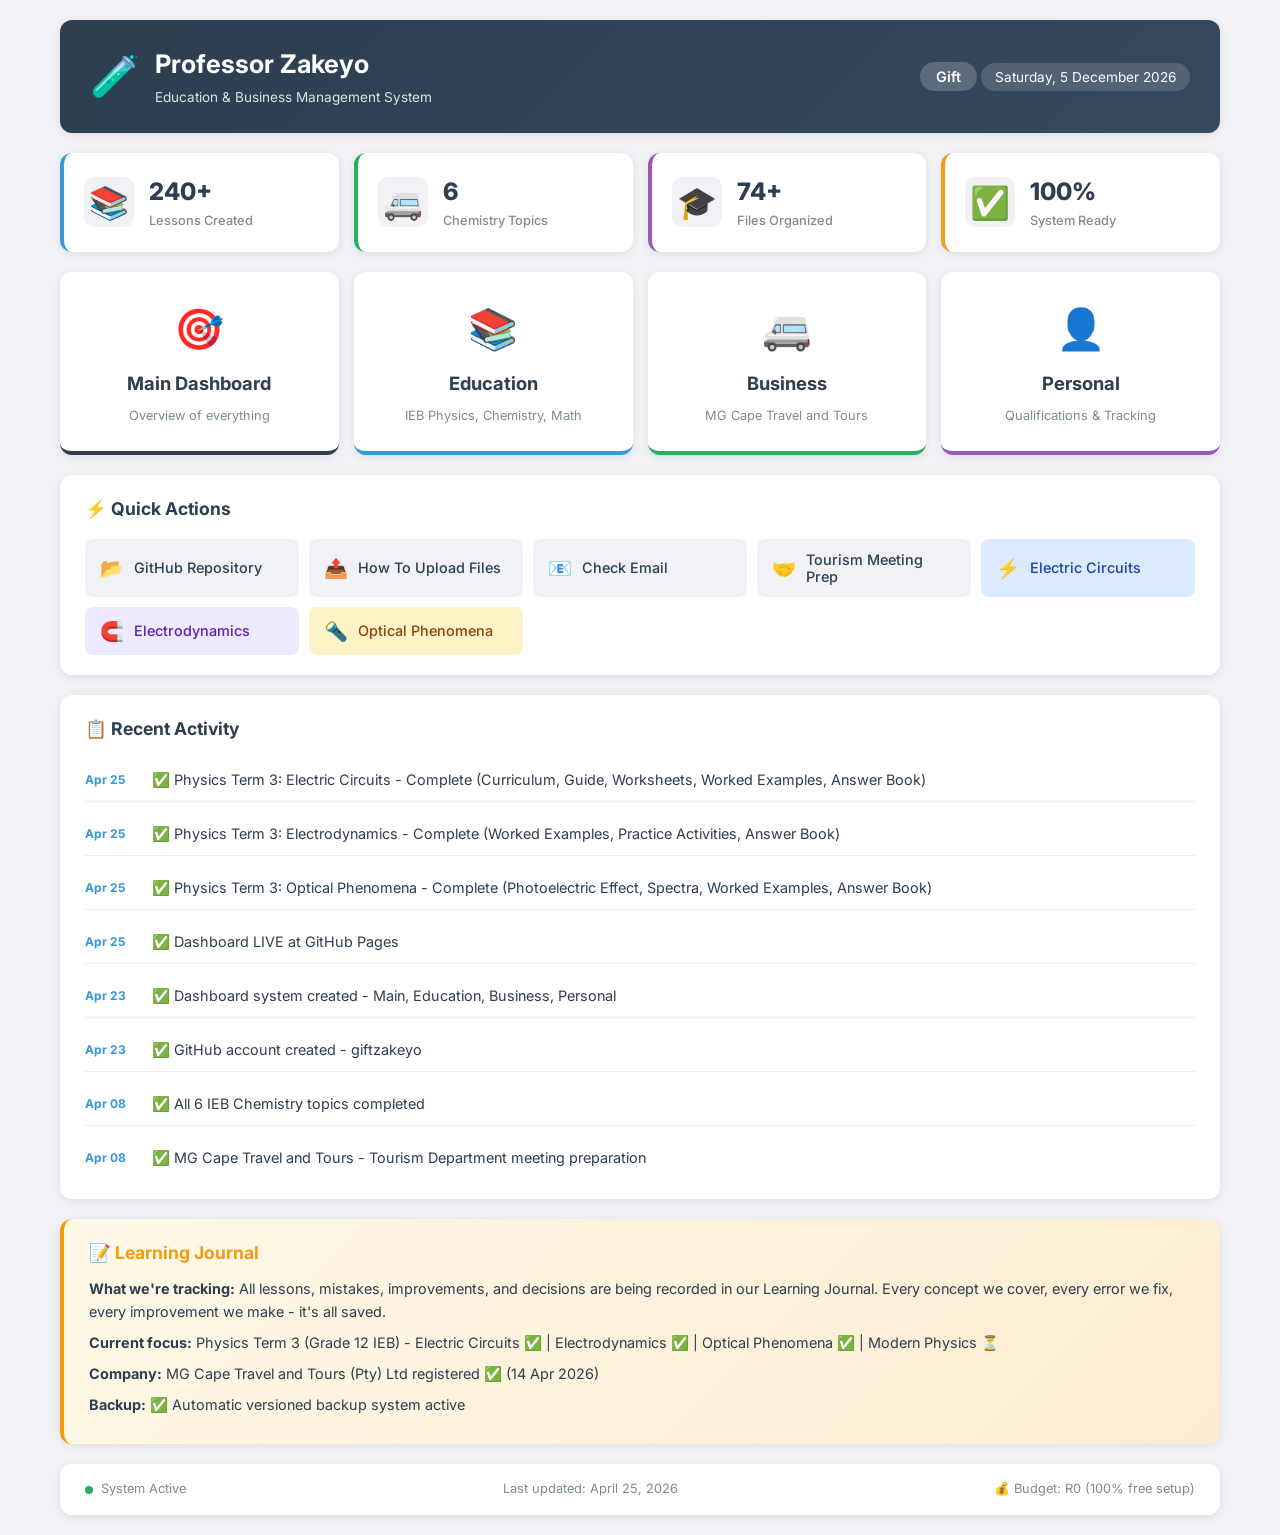
<file: docs/index.html>
<!DOCTYPE html>
<html lang="en">
<head>
    <meta charset="UTF-8">
    <meta name="viewport" content="width=device-width, initial-scale=1.0">
    <title>Professor Zakeyo - Education & Business Dashboard</title>
    <link rel="stylesheet" href="assets/css/dashboard.css">
    <link rel="preconnect" href="https://fonts.googleapis.com">
    <link href="https://fonts.googleapis.com/css2?family=Inter:wght@300;400;500;600;700;800&display=swap" rel="stylesheet">
</head>
<body>
    <div class="container">
        <!-- Header -->
        <header class="header">
            <div class="header-content">
                <div class="logo-area">
                    <span class="logo-icon">🧪</span>
                    <div>
                        <h1>Professor Zakeyo</h1>
                        <p class="subtitle">Education & Business Management System</p>
                    </div>
                </div>
                <div class="user-info">
                    <span class="user-badge">Gift</span>
                    <span id="current-date" class="date-badge"></span>
                </div>
            </div>
        </header>

        <!-- Quick Stats -->
        <section class="quick-stats">
            <div class="stat-card education">
                <div class="stat-icon">📚</div>
                <div class="stat-content">
                    <span class="stat-value" id="lessons-count">240+</span>
                    <span class="stat-label">Lessons Created</span>
                </div>
            </div>
            <div class="stat-card business">
                <div class="stat-icon">🚐</div>
                <div class="stat-content">
                    <span class="stat-value" id="topics-count">6</span>
                    <span class="stat-label">Chemistry Topics</span>
                </div>
            </div>
            <div class="stat-card personal">
                <div class="stat-icon">🎓</div>
                <div class="stat-content">
                    <span class="stat-value" id="resources-count">74+</span>
                    <span class="stat-label">Files Organized</span>
                </div>
            </div>
            <div class="stat-card achievement">
                <div class="stat-icon">✅</div>
                <div class="stat-content">
                    <span class="stat-value" id="completion">100%</span>
                    <span class="stat-label">System Ready</span>
                </div>
            </div>
        </section>

        <!-- Main Navigation -->
        <section class="nav-cards">
            <a href="pages/dashboard-main.html" class="nav-card main">
                <span class="nav-icon">🎯</span>
                <span class="nav-title">Main Dashboard</span>
                <span class="nav-desc">Overview of everything</span>
            </a>
            <a href="pages/dashboard-education.html" class="nav-card education-card">
                <span class="nav-icon">📚</span>
                <span class="nav-title">Education</span>
                <span class="nav-desc">IEB Physics, Chemistry, Math</span>
            </a>
            <a href="pages/dashboard-business.html" class="nav-card business-card">
                <span class="nav-icon">🚐</span>
                <span class="nav-title">Business</span>
                <span class="nav-desc">MG Cape Travel and Tours</span>
            </a>
            <a href="pages/dashboard-personal.html" class="nav-card personal-card">
                <span class="nav-icon">👤</span>
                <span class="nav-title">Personal</span>
                <span class="nav-desc">Qualifications & Tracking</span>
            </a>
        </section>

        <!-- Quick Actions -->
        <section class="quick-actions">
            <h2>⚡ Quick Actions</h2>
            <div class="action-grid">
                <button class="action-btn" onclick="window.open('https://github.com/giftzakeyo/Educational-Business-Management')">
                    <span class="action-icon">📂</span>
                    GitHub Repository
                </button>
                <button class="action-btn" onclick="window.open('https://github.com/giftzakeyo/Educational-Business-Management/blob/main/docs/Github_Upload_Guide.md')">
                    <span class="action-icon">📤</span>
                    How To Upload Files
                </button>
                <button class="action-btn" onclick="window.open('https://mail.google.com/')">
                    <span class="action-icon">📧</span>
                    Check Email
                </button>
                <button class="action-btn" onclick="window.open('pages/tourism-meeting.html')">
                    <span class="action-icon">🤝</span>
                    Tourism Meeting Prep
                </button>
                <button class="action-btn" onclick="window.open('pages/electric-circuits-practice.html')" style="background:#dbeafe;color:#1e40af;">
                    <span class="action-icon">⚡</span>
                    Electric Circuits
                </button>
                <button class="action-btn" onclick="window.open('pages/electrodynamics-practice.html')" style="background:#ede9fe;color:#5b21b6;">
                    <span class="action-icon">🧲</span>
                    Electrodynamics
                </button>
                <button class="action-btn" onclick="window.open('pages/optical-phenomena-practice.html')" style="background:#fef3c7;color:#92400e;">
                    <span class="action-icon">🔦</span>
                    Optical Phenomena
                </button>
            </div>
        </section>

        <!-- Recent Activity Feed -->
        <section class="activity-feed">
            <h2>📋 Recent Activity</h2>
            <div class="activity-list">
                <div class="activity-item">
                    <span class="activity-date">Apr 25</span>
                    <span class="activity-text">✅ Physics Term 3: Electric Circuits - Complete (Curriculum, Guide, Worksheets, Worked Examples, Answer Book)</span>
                </div>
                <div class="activity-item">
                    <span class="activity-date">Apr 25</span>
                    <span class="activity-text">✅ Physics Term 3: Electrodynamics - Complete (Worked Examples, Practice Activities, Answer Book)</span>
                </div>
                <div class="activity-item">
                    <span class="activity-date">Apr 25</span>
                    <span class="activity-text">✅ Physics Term 3: Optical Phenomena - Complete (Photoelectric Effect, Spectra, Worked Examples, Answer Book)</span>
                </div>
                <div class="activity-item">
                    <span class="activity-date">Apr 25</span>
                    <span class="activity-text">✅ Dashboard LIVE at GitHub Pages</span>
                </div>
                <div class="activity-item">
                    <span class="activity-date">Apr 23</span>
                    <span class="activity-text">✅ Dashboard system created - Main, Education, Business, Personal</span>
                </div>
                <div class="activity-item">
                    <span class="activity-date">Apr 23</span>
                    <span class="activity-text">✅ GitHub account created - giftzakeyo</span>
                </div>
                <div class="activity-item">
                    <span class="activity-date">Apr 08</span>
                    <span class="activity-text">✅ All 6 IEB Chemistry topics completed</span>
                </div>
                <div class="activity-item">
                    <span class="activity-date">Apr 08</span>
                    <span class="activity-text">✅ MG Cape Travel and Tours - Tourism Department meeting preparation</span>
                </div>
            </div>
        </section>

        <!-- Learning Journal Note -->
        <section class="journal-note">
            <h2>📝 Learning Journal</h2>
            <div class="journal-entry">
                <p><strong>What we're tracking:</strong> All lessons, mistakes, improvements, and decisions are being recorded in our Learning Journal. Every concept we cover, every error we fix, every improvement we make - it's all saved.</p>
                <p><strong>Current focus:</strong> Physics Term 3 (Grade 12 IEB) - Electric Circuits ✅ | Electrodynamics ✅ | Optical Phenomena ✅ | Modern Physics ⏳</p>
                <p><strong>Company:</strong> MG Cape Travel and Tours (Pty) Ltd registered ✅ (14 Apr 2026)</p>
                <p><strong>Backup:</strong> ✅ Automatic versioned backup system active</p>
            </div>
        </section>

        <!-- Status Footer -->
        <footer class="status-bar">
            <div class="status-item">
                <span class="status-dot green"></span>
                <span>System Active</span>
            </div>
            <div class="status-item">
                <span>Last updated: April 25, 2026</span>
            </div>
            <div class="status-item">
                <span>💰 Budget: R0 (100% free setup)</span>
            </div>
        </footer>
    </div>

    <script src="assets/js/dashboard.js"></script>
</body>
</html>
</file>
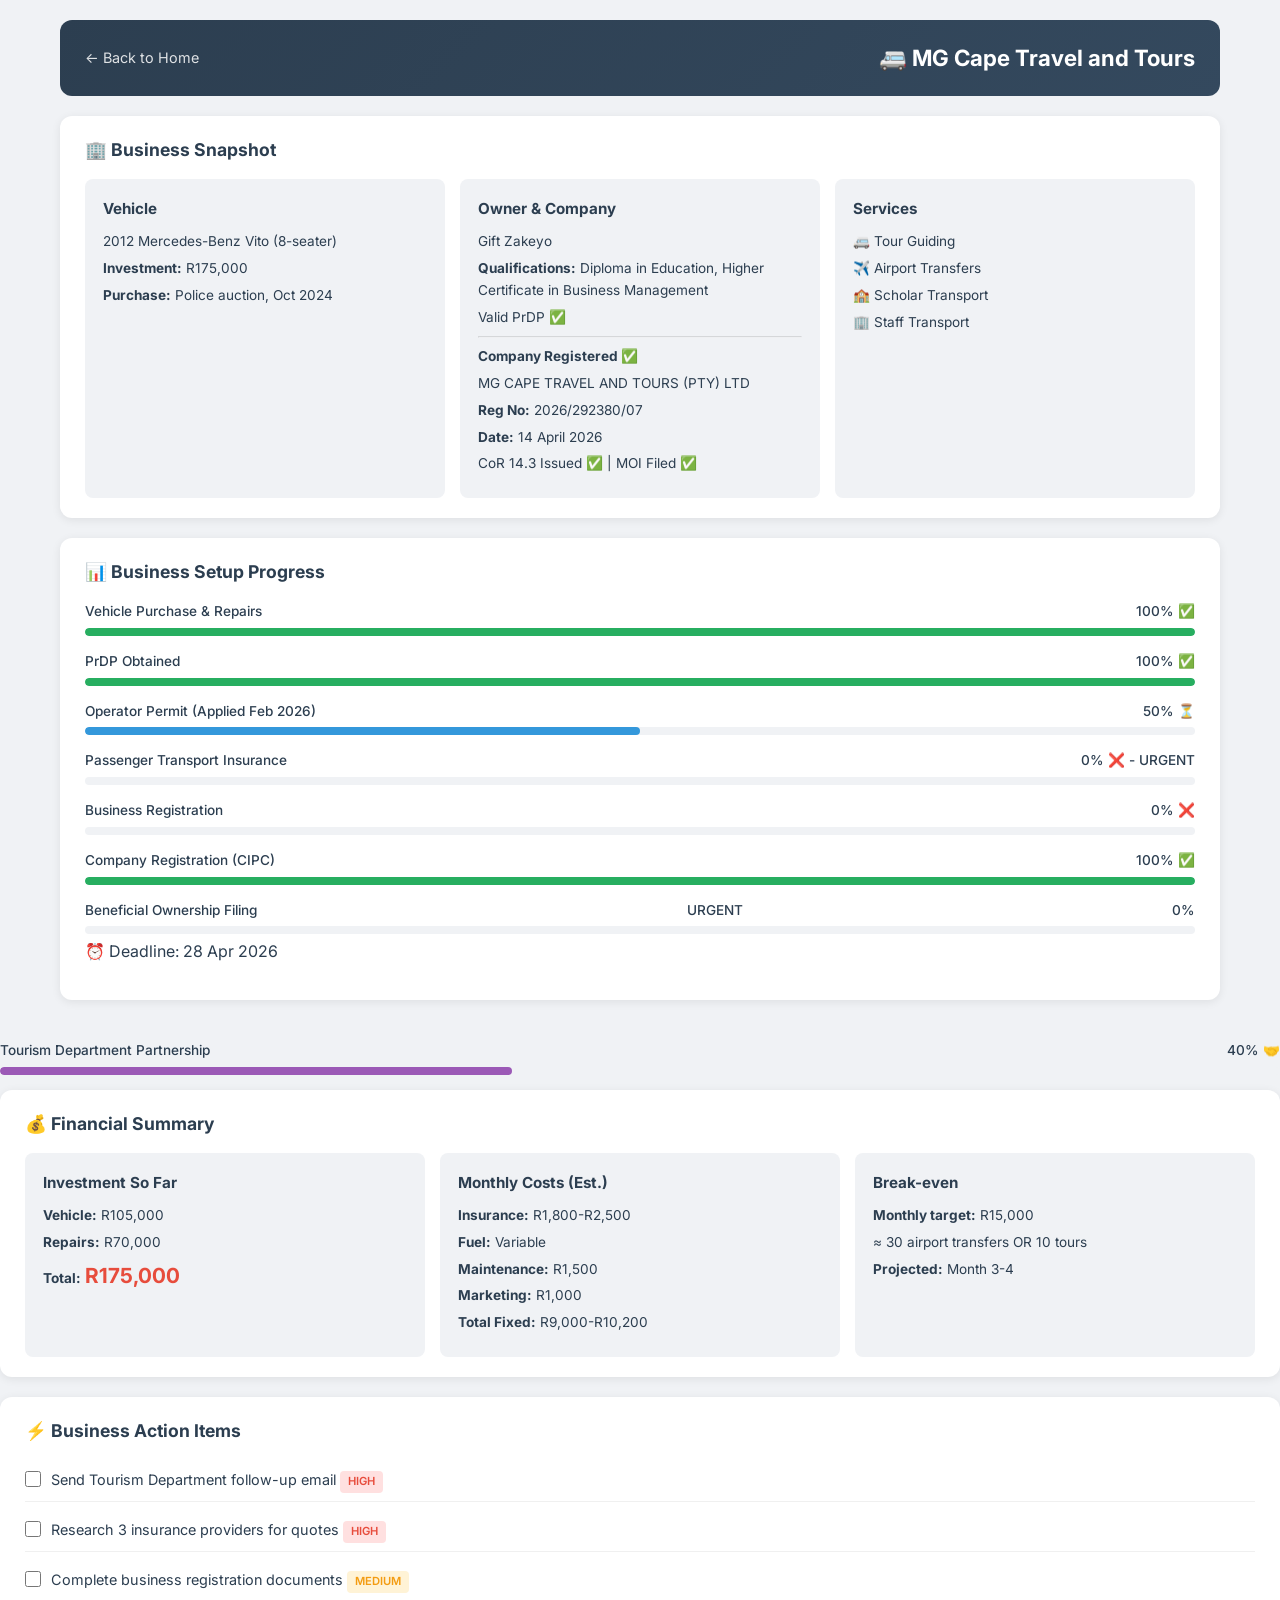
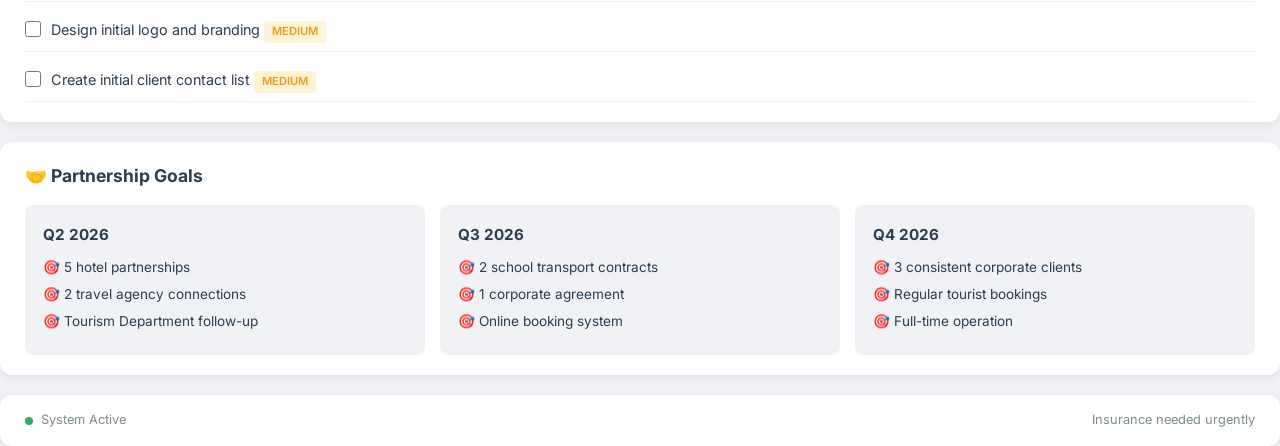
<file: docs/pages/dashboard-business.html>
<!DOCTYPE html>
<html lang="en">
<head>
    <meta charset="UTF-8">
    <meta name="viewport" content="width=device-width, initial-scale=1.0">
    <title>Business Dashboard - MG Cape Travel and Tours</title>
    <link rel="stylesheet" href="../assets/css/dashboard.css">
    <link rel="stylesheet" href="../assets/css/page.css">
    <link href="https://fonts.googleapis.com/css2?family=Inter:wght@300;400;500;600;700;800&display=swap" rel="stylesheet">
</head>
<body>
    <div class="container">
        <div class="page-header">
            <a href="../index.html" class="back-link">← Back to Home</a>
            <h1>🚐 MG Cape Travel and Tours</h1>
        </div>

        <!-- Business Overview -->
        <div class="dashboard-section">
            <h2>🏢 Business Snapshot</h2>
            <div class="info-grid">
                <div class="info-card">
                    <h3>Vehicle</h3>
                    <p>2012 Mercedes-Benz Vito (8-seater)</p>
                    <p><strong>Investment:</strong> R175,000</p>
                    <p><strong>Purchase:</strong> Police auction, Oct 2024</p>
                </div>
                <div class="info-card">
                    <h3>Owner & Company</h3>
                    <p>Gift Zakeyo</p>
                    <p><strong>Qualifications:</strong> Diploma in Education, Higher Certificate in Business Management</p>
                    <p>Valid PrDP ✅</p>
                    <hr style="margin: 8px 0; opacity: 0.3;">
                    <p><strong>Company Registered ✅</strong></p>
                    <p>MG CAPE TRAVEL AND TOURS (PTY) LTD</p>
                    <p><strong>Reg No:</strong> 2026/292380/07</p>
                    <p><strong>Date:</strong> 14 April 2026</p>
                    <p>CoR 14.3 Issued ✅ | MOI Filed ✅</p>
                </div>
                <div class="info-card">
                    <h3>Services</h3>
                    <p>🚐 Tour Guiding</p>
                    <p>✈️ Airport Transfers</p>
                    <p>🏫 Scholar Transport</p>
                    <p>🏢 Staff Transport</p>
                </div>
            </div>
        </div>

        <!-- Business Setup Progress -->
        <div class="dashboard-section">
            <h2>📊 Business Setup Progress</h2>
            <div class="progress-item">
                <div class="progress-header">
                    <span>Vehicle Purchase & Repairs</span>
                    <span>100% ✅</span>
                </div>
                <div class="progress-bar">
                    <div class="progress-fill green" data-width="100%" style="width: 100%;"></div>
                </div>
            </div>
            <div class="progress-item">
                <div class="progress-header">
                    <span>PrDP Obtained</span>
                    <span>100% ✅</span>
                </div>
                <div class="progress-bar">
                    <div class="progress-fill green" data-width="100%" style="width: 100%;"></div>
                </div>
            </div>
            <div class="progress-item">
                <div class="progress-header">
                    <span>Operator Permit (Applied Feb 2026)</span>
                    <span>50% ⏳</span>
                </div>
                <div class="progress-bar">
                    <div class="progress-fill blue" data-width="50%" style="width: 50%;"></div>
                </div>
            </div>
            <div class="progress-item">
                <div class="progress-header">
                    <span>Passenger Transport Insurance</span>
                    <span>0% ❌ - URGENT</span>
                </div>
                <div class="progress-bar">
                    <div class="progress-fill" data-width="0%" style="width: 0%; background: #e74c3c;"></div>
                </div>
            </div>
            <div class="progress-item">
                <div class="progress-header">
                    <span>Business Registration</span>
                    <span>0% ❌</span>
                </div>
                <div class="progress-bar">
                    <div class="progress-fill" data-width="0%" style="width: 0%; background: #e74c3c;"></div>
                </div>
            </div>
            <div class="progress-item">
                <div class="progress-header">
                    <span>Company Registration (CIPC)</span>
                    <span>100% ✅</span>
                </div>
                <div class="progress-bar">
                    <div class="progress-fill green" data-width="100%" style="width: 100%;"></div>
                </div>
            </div>
            <div class="progress-item">
                <div class="progress-header">
                    <span>Beneficial Ownership Filing</span>
                    <span class="priority-tag urgent">URGENT</span>
                    <span>0%</span>
                </div>
                <div class="progress-bar">
                    <div class="progress-fill" data-width="0%"></div>
                </div>
                <p class="progress-note">⏰ Deadline: 28 Apr 2026</p>
            </div>
                </div>
            </div>
            <div class="progress-item">
                <div class="progress-header">
                    <span>Tourism Department Partnership</span>
                    <span>40% 🤝</span>
                </div>
                <div class="progress-bar">
                    <div class="progress-fill purple" data-width="40%" style="width: 40%;"></div>
                </div>
            </div>
        </div>

        <!-- Financial Summary -->
        <div class="dashboard-section">
            <h2>💰 Financial Summary</h2>
            <div class="info-grid">
                <div class="info-card">
                    <h3>Investment So Far</h3>
                    <p><strong>Vehicle:</strong> R105,000</p>
                    <p><strong>Repairs:</strong> R70,000</p>
                    <p><strong>Total:</strong> <span style="font-size: 1.3rem; font-weight: 700; color: #e74c3c;">R175,000</span></p>
                </div>
                <div class="info-card">
                    <h3>Monthly Costs (Est.)</h3>
                    <p><strong>Insurance:</strong> R1,800-R2,500</p>
                    <p><strong>Fuel:</strong> Variable</p>
                    <p><strong>Maintenance:</strong> R1,500</p>
                    <p><strong>Marketing:</strong> R1,000</p>
                    <p><strong>Total Fixed:</strong> R9,000-R10,200</p>
                </div>
                <div class="info-card">
                    <h3>Break-even</h3>
                    <p><strong>Monthly target:</strong> R15,000</p>
                    <p>≈ 30 airport transfers OR 10 tours</p>
                    <p><strong>Projected:</strong> Month 3-4</p>
                </div>
            </div>
        </div>

        <!-- Action Items -->
        <div class="dashboard-section">
            <h2>⚡ Business Action Items</h2>
            <ul class="todo-list">
                <li class="todo-item">
                    <label><input type="checkbox" id="biz-1"> <span class="todo-text">Send Tourism Department follow-up email <span class="priority high">High</span></span></label>
                </li>
                <li class="todo-item">
                    <label><input type="checkbox" id="biz-2"> <span class="todo-text">Research 3 insurance providers for quotes <span class="priority high">High</span></span></label>
                </li>
                <li class="todo-item">
                    <label><input type="checkbox" id="biz-3"> <span class="todo-text">Complete business registration documents <span class="priority medium">Medium</span></span></label>
                </li>
                <li class="todo-item">
                    <label><input type="checkbox" id="biz-4"> <span class="todo-text">Design initial logo and branding <span class="priority medium">Medium</span></span></label>
                </li>
                <li class="todo-item">
                    <label><input type="checkbox" id="biz-5"> <span class="todo-text">Create initial client contact list <span class="priority medium">Medium</span></span></label>
                </li>
            </ul>
        </div>

        <!-- Partnership Goals -->
        <div class="dashboard-section">
            <h2>🤝 Partnership Goals</h2>
            <div class="info-grid">
                <div class="info-card">
                    <h3>Q2 2026</h3>
                    <p>🎯 5 hotel partnerships</p>
                    <p>🎯 2 travel agency connections</p>
                    <p>🎯 Tourism Department follow-up</p>
                </div>
                <div class="info-card">
                    <h3>Q3 2026</h3>
                    <p>🎯 2 school transport contracts</p>
                    <p>🎯 1 corporate agreement</p>
                    <p>🎯 Online booking system</p>
                </div>
                <div class="info-card">
                    <h3>Q4 2026</h3>
                    <p>🎯 3 consistent corporate clients</p>
                    <p>🎯 Regular tourist bookings</p>
                    <p>🎯 Full-time operation</p>
                </div>
            </div>
        </div>

        <footer class="status-bar">
            <div class="status-item">
                <span class="status-dot green"></span>
                <span>System Active</span>
            </div>
            <div class="status-item">
                <span>Insurance needed urgently</span>
            </div>
        </footer>
    </div>
    <script src="../assets/js/dashboard.js"></script>
</body>
</html>
</file>
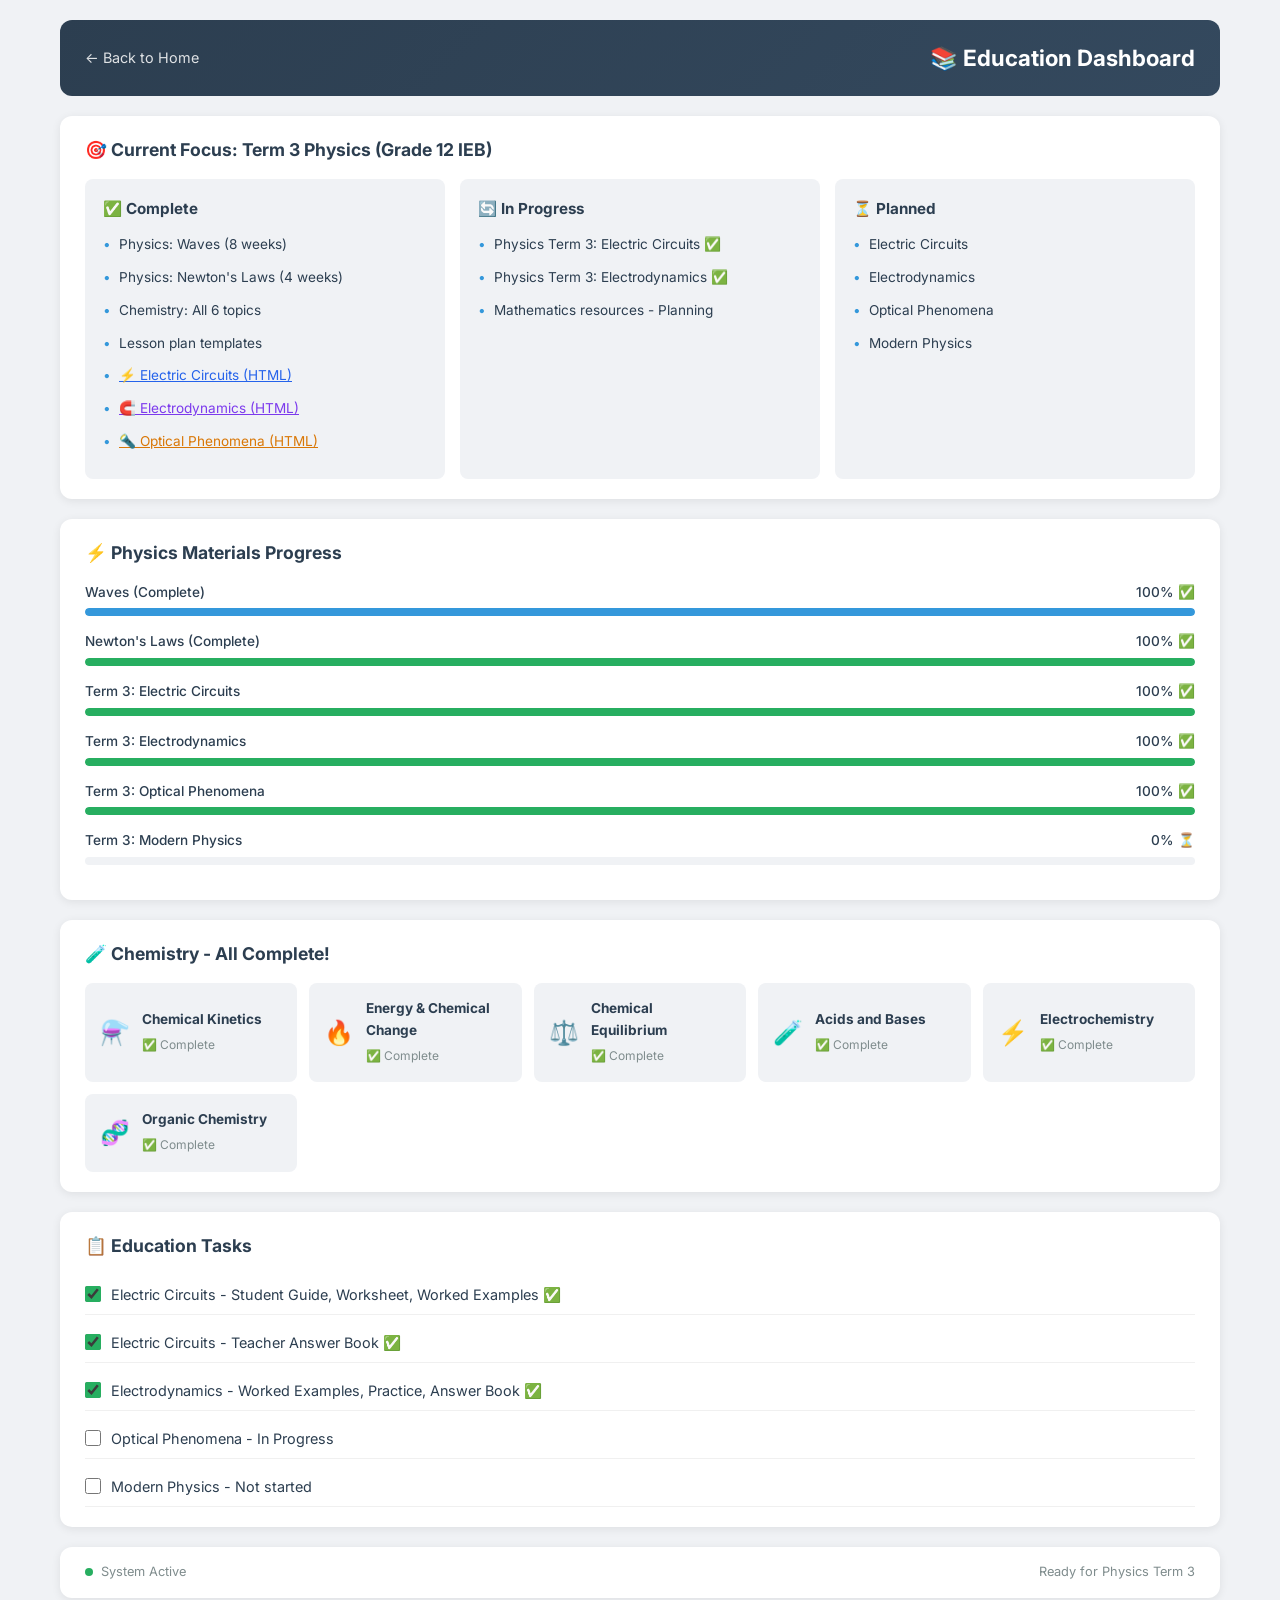
<file: docs/pages/dashboard-education.html>
<!DOCTYPE html>
<html lang="en">
<head>
    <meta charset="UTF-8">
    <meta name="viewport" content="width=device-width, initial-scale=1.0">
    <title>Education Dashboard - Professor Zakeyo</title>
    <link rel="stylesheet" href="../assets/css/dashboard.css">
    <link rel="stylesheet" href="../assets/css/page.css">
    <link href="https://fonts.googleapis.com/css2?family=Inter:wght@300;400;500;600;700;800&display=swap" rel="stylesheet">
</head>
<body>
    <div class="container">
        <div class="page-header">
            <a href="../index.html" class="back-link">← Back to Home</a>
            <h1>📚 Education Dashboard</h1>
        </div>

        <!-- Status Overview -->
        <div class="dashboard-section">
            <h2>🎯 Current Focus: Term 3 Physics (Grade 12 IEB)</h2>
            <div class="info-grid">
                <div class="info-card">
                    <h3>✅ Complete</h3>
                    <ul>
                        <li>Physics: Waves (8 weeks)</li>
                        <li>Physics: Newton's Laws (4 weeks)</li>
                        <li>Chemistry: All 6 topics</li>
                        <li>Lesson plan templates</li>
                        <li><a href="electric-circuits-practice.html" style="color:#2563eb;">⚡ Electric Circuits (HTML)</a></li>
                        <li><a href="electrodynamics-practice.html" style="color:#7c3aed;">🧲 Electrodynamics (HTML)</a></li>
                        <li><a href="optical-phenomena-practice.html" style="color:#d97706;">🔦 Optical Phenomena (HTML)</a></li>
                    </ul>
                </div>
                <div class="info-card">
                    <h3>🔄 In Progress</h3>
                    <ul>
                        <li>Physics Term 3: Electric Circuits ✅</li>
                        <li>Physics Term 3: Electrodynamics ✅</li>
                        <li>Mathematics resources - Planning</li>
                    </ul>
                </div>
                <div class="info-card">
                    <h3>⏳ Planned</h3>
                    <ul>
                        <li>Electric Circuits</li>
                        <li>Electrodynamics</li>
                        <li>Optical Phenomena</li>
                        <li>Modern Physics</li>
                    </ul>
                </div>
            </div>
        </div>

        <!-- Physics Progress -->
        <div class="dashboard-section">
            <h2>⚡ Physics Materials Progress</h2>
            <div class="progress-item">
                <div class="progress-header">
                    <span>Waves (Complete)</span>
                    <span>100% ✅</span>
                </div>
                <div class="progress-bar">
                    <div class="progress-fill blue" data-width="100%" style="width: 100%;"></div>
                </div>
            </div>
            <div class="progress-item">
                <div class="progress-header">
                    <span>Newton's Laws (Complete)</span>
                    <span>100% ✅</span>
                </div>
                <div class="progress-bar">
                    <div class="progress-fill green" data-width="100%" style="width: 100%;"></div>
                </div>
            </div>
            <div class="progress-item">
                <div class="progress-header">
                    <span>Term 3: Electric Circuits</span>
                    <span>100% ✅</span>
                </div>
                <div class="progress-bar">
                    <div class="progress-fill green" data-width="100%" style="width: 100%;"></div>
                </div>
            </div>
            <div class="progress-item">
                <div class="progress-header">
                    <span>Term 3: Electrodynamics</span>
                    <span>100% ✅</span>
                </div>
                <div class="progress-bar">
                    <div class="progress-fill green" data-width="100%" style="width: 100%;"></div>
                </div>
            </div>
            <div class="progress-item">
                <div class="progress-header">
                    <span>Term 3: Optical Phenomena</span>
                    <span>100% ✅</span>
                </div>
                <div class="progress-bar">
                    <div class="progress-fill green" data-width="100%" style="width: 100%;"></div>
                </div>
            </div>
            <div class="progress-item">
                <div class="progress-header">
                    <span>Term 3: Modern Physics</span>
                    <span>0% ⏳</span>
                </div>
                <div class="progress-bar">
                    <div class="progress-fill orange" data-width="0%" style="width: 0%;"></div>
                </div>
            </div>
        </div>

        <!-- Chemistry -->
        <div class="dashboard-section">
            <h2>🧪 Chemistry - All Complete!</h2>
            <div class="status-grid">
                <div class="status-item-box">
                    <span class="status-icon">⚗️</span>
                    <div class="status-text"><strong>Chemical Kinetics</strong><span>✅ Complete</span></div>
                </div>
                <div class="status-item-box">
                    <span class="status-icon">🔥</span>
                    <div class="status-text"><strong>Energy & Chemical Change</strong><span>✅ Complete</span></div>
                </div>
                <div class="status-item-box">
                    <span class="status-icon">⚖️</span>
                    <div class="status-text"><strong>Chemical Equilibrium</strong><span>✅ Complete</span></div>
                </div>
                <div class="status-item-box">
                    <span class="status-icon">🧪</span>
                    <div class="status-text"><strong>Acids and Bases</strong><span>✅ Complete</span></div>
                </div>
                <div class="status-item-box">
                    <span class="status-icon">⚡</span>
                    <div class="status-text"><strong>Electrochemistry</strong><span>✅ Complete</span></div>
                </div>
                <div class="status-item-box">
                    <span class="status-icon">🧬</span>
                    <div class="status-text"><strong>Organic Chemistry</strong><span>✅ Complete</span></div>
                </div>
            </div>
        </div>

        <!-- Learning Todo -->
        <div class="dashboard-section">
            <h2>📋 Education Tasks</h2>
            <ul class="todo-list">
                <li class="todo-item">
                    <label><input type="checkbox" id="edu-1" checked> <span class="todo-text">Electric Circuits - Student Guide, Worksheet, Worked Examples ✅</span></label>
                </li>
                <li class="todo-item">
                    <label><input type="checkbox" id="edu-2" checked> <span class="todo-text">Electric Circuits - Teacher Answer Book ✅</span></label>
                </li>
                <li class="todo-item">
                    <label><input type="checkbox" id="edu-3" checked> <span class="todo-text">Electrodynamics - Worked Examples, Practice, Answer Book ✅</span></label>
                </li>
                <li class="todo-item">
                    <label><input type="checkbox" id="edu-4"> <span class="todo-text">Optical Phenomena - In Progress</span></label>
                </li>
                <li class="todo-item">
                    <label><input type="checkbox" id="edu-5"> <span class="todo-text">Modern Physics - Not started</span></label>
                </li>
            </ul>
        </div>

        <footer class="status-bar">
            <div class="status-item">
                <span class="status-dot green"></span>
                <span>System Active</span>
            </div>
            <div class="status-item">
                <span>Ready for Physics Term 3</span>
            </div>
        </footer>
    </div>
    <script src="../assets/js/dashboard.js"></script>
</body>
</html>
</file>
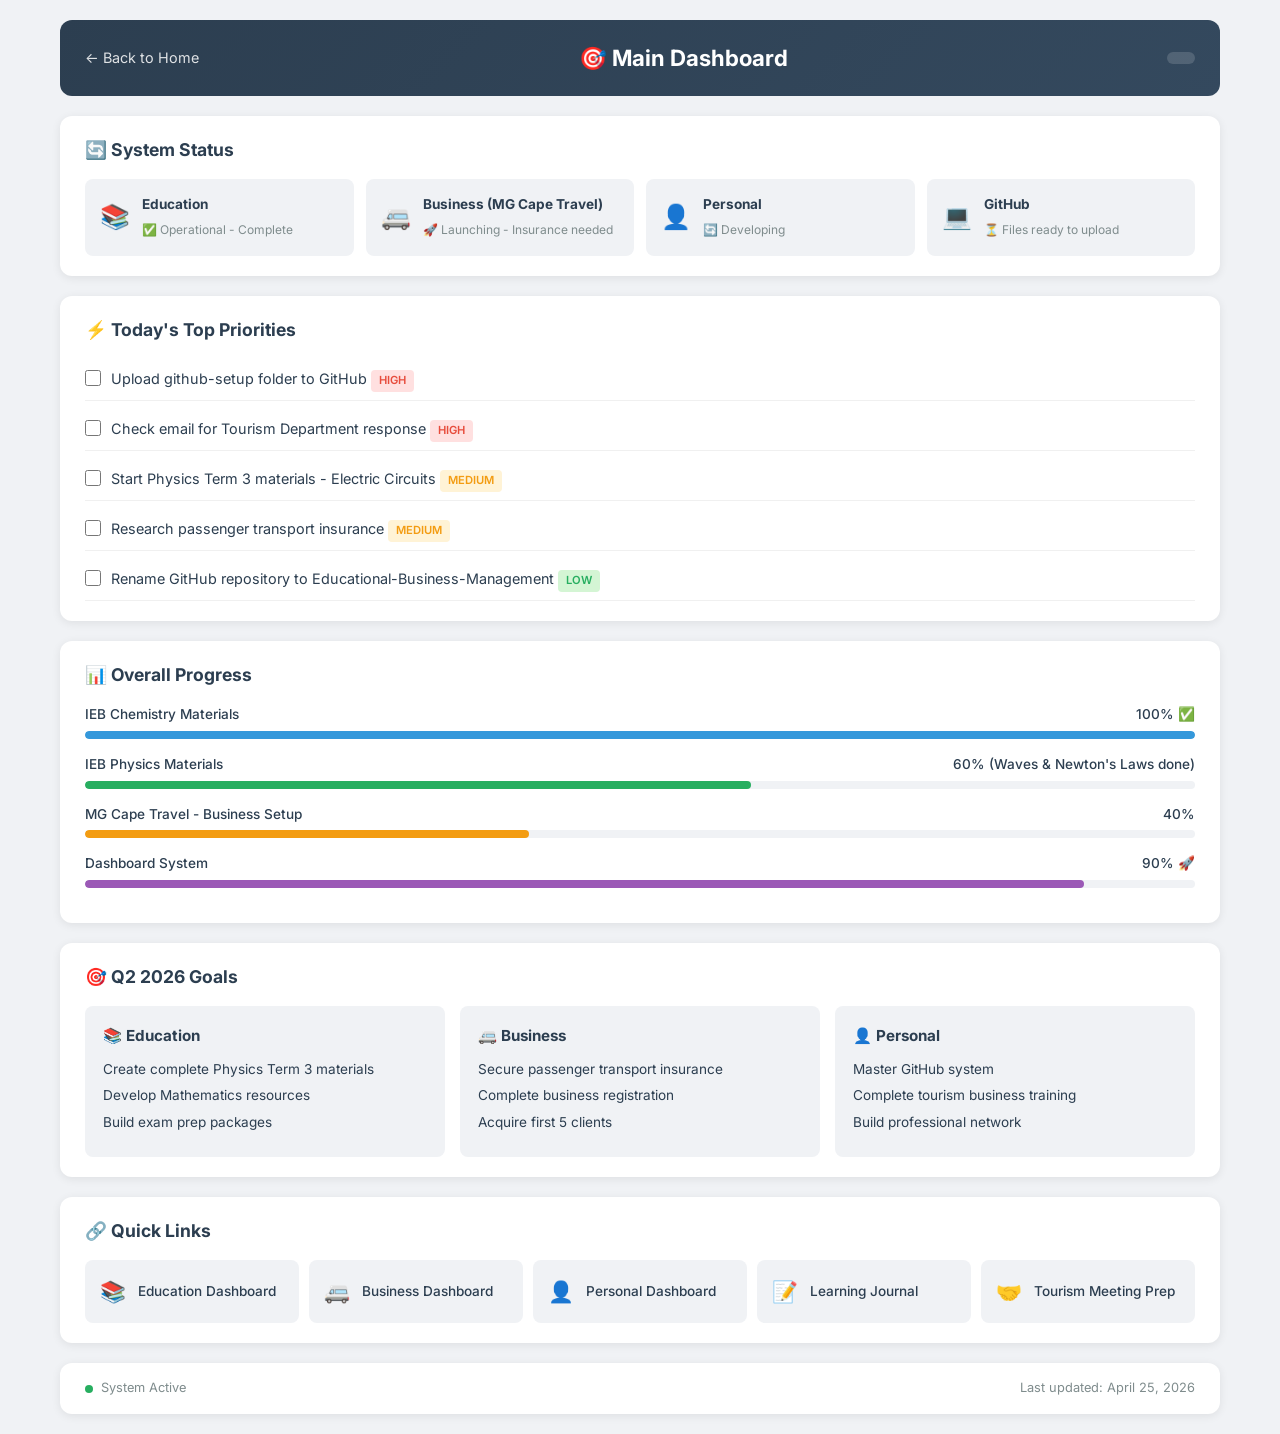
<file: docs/pages/dashboard-main.html>
<!DOCTYPE html>
<html lang="en">
<head>
    <meta charset="UTF-8">
    <meta name="viewport" content="width=device-width, initial-scale=1.0">
    <title>Main Dashboard - Professor Zakeyo</title>
    <link rel="stylesheet" href="../assets/css/dashboard.css">
    <link rel="stylesheet" href="../assets/css/page.css">
    <link href="https://fonts.googleapis.com/css2?family=Inter:wght@300;400;500;600;700;800&display=swap" rel="stylesheet">
</head>
<body>
    <div class="container">
        <div class="page-header">
            <a href="../index.html" class="back-link">← Back to Home</a>
            <h1>🎯 Main Dashboard</h1>
            <span class="date-badge" id="current-date-small"></span>
        </div>

        <!-- System Status -->
        <div class="dashboard-section">
            <h2>🔄 System Status</h2>
            <div class="status-grid">
                <div class="status-item-box">
                    <span class="status-icon">📚</span>
                    <div class="status-text">
                        <strong>Education</strong>
                        <span>✅ Operational - Complete</span>
                    </div>
                </div>
                <div class="status-item-box">
                    <span class="status-icon">🚐</span>
                    <div class="status-text">
                        <strong>Business (MG Cape Travel)</strong>
                        <span>🚀 Launching - Insurance needed</span>
                    </div>
                </div>
                <div class="status-item-box">
                    <span class="status-icon">👤</span>
                    <div class="status-text">
                        <strong>Personal</strong>
                        <span>🔄 Developing</span>
                    </div>
                </div>
                <div class="status-item-box">
                    <span class="status-icon">💻</span>
                    <div class="status-text">
                        <strong>GitHub</strong>
                        <span>⏳ Files ready to upload</span>
                    </div>
                </div>
            </div>
        </div>

        <!-- Top Priorities -->
        <div class="dashboard-section">
            <h2>⚡ Today's Top Priorities</h2>
            <ul class="todo-list">
                <li class="todo-item">
                    <label><input type="checkbox" id="priority-1"> <span class="todo-text">Upload github-setup folder to GitHub <span class="priority high">High</span></span></label>
                </li>
                <li class="todo-item">
                    <label><input type="checkbox" id="priority-2"> <span class="todo-text">Check email for Tourism Department response <span class="priority high">High</span></span></label>
                </li>
                <li class="todo-item">
                    <label><input type="checkbox" id="priority-3"> <span class="todo-text">Start Physics Term 3 materials - Electric Circuits <span class="priority medium">Medium</span></span></label>
                </li>
                <li class="todo-item">
                    <label><input type="checkbox" id="priority-4"> <span class="todo-text">Research passenger transport insurance <span class="priority medium">Medium</span></span></label>
                </li>
                <li class="todo-item">
                    <label><input type="checkbox" id="priority-5"> <span class="todo-text">Rename GitHub repository to Educational-Business-Management <span class="priority low">Low</span></span></label>
                </li>
            </ul>
        </div>

        <!-- Progress Overview -->
        <div class="dashboard-section">
            <h2>📊 Overall Progress</h2>
            <div class="progress-item">
                <div class="progress-header">
                    <span>IEB Chemistry Materials</span>
                    <span>100% ✅</span>
                </div>
                <div class="progress-bar">
                    <div class="progress-fill blue" data-width="100%" style="width: 100%;"></div>
                </div>
            </div>
            <div class="progress-item">
                <div class="progress-header">
                    <span>IEB Physics Materials</span>
                    <span>60%  (Waves & Newton's Laws done)</span>
                </div>
                <div class="progress-bar">
                    <div class="progress-fill green" data-width="60%" style="width: 60%;"></div>
                </div>
            </div>
            <div class="progress-item">
                <div class="progress-header">
                    <span>MG Cape Travel - Business Setup</span>
                    <span>40%</span>
                </div>
                <div class="progress-bar">
                    <div class="progress-fill orange" data-width="40%" style="width: 40%;"></div>
                </div>
            </div>
            <div class="progress-item">
                <div class="progress-header">
                    <span>Dashboard System</span>
                    <span>90% 🚀</span>
                </div>
                <div class="progress-bar">
                    <div class="progress-fill purple" data-width="90%" style="width: 90%;"></div>
                </div>
            </div>
        </div>

        <!-- Quarter 2 Goals -->
        <div class="dashboard-section">
            <h2>🎯 Q2 2026 Goals</h2>
            <div class="info-grid">
                <div class="info-card">
                    <h3>📚 Education</h3>
                    <p>Create complete Physics Term 3 materials</p>
                    <p>Develop Mathematics resources</p>
                    <p>Build exam prep packages</p>
                </div>
                <div class="info-card">
                    <h3>🚐 Business</h3>
                    <p>Secure passenger transport insurance</p>
                    <p>Complete business registration</p>
                    <p>Acquire first 5 clients</p>
                </div>
                <div class="info-card">
                    <h3>👤 Personal</h3>
                    <p>Master GitHub system</p>
                    <p>Complete tourism business training</p>
                    <p>Build professional network</p>
                </div>
            </div>
        </div>

        <!-- Quick Resources -->
        <div class="dashboard-section">
            <h2>🔗 Quick Links</h2>
            <div class="resource-links">
                <a href="../pages/dashboard-education.html" class="resource-link">
                    <span class="emoji">📚</span>
                    <span class="name">Education Dashboard</span>
                </a>
                <a href="../pages/dashboard-business.html" class="resource-link">
                    <span class="emoji">🚐</span>
                    <span class="name">Business Dashboard</span>
                </a>
                <a href="../pages/dashboard-personal.html" class="resource-link">
                    <span class="emoji">👤</span>
                    <span class="name">Personal Dashboard</span>
                </a>
                <a href="../pages/learning-journal.html" class="resource-link">
                    <span class="emoji">📝</span>
                    <span class="name">Learning Journal</span>
                </a>
                <a href="../pages/tourism-meeting.html" class="resource-link">
                    <span class="emoji">🤝</span>
                    <span class="name">Tourism Meeting Prep</span>
                </a>
            </div>
        </div>

        <footer class="status-bar">
            <div class="status-item">
                <span class="status-dot green"></span>
                <span>System Active</span>
            </div>
            <div class="status-item">
                <span>Last updated: April 25, 2026</span>
            </div>
        </footer>
    </div>
    <script src="../assets/js/dashboard.js"></script>
</body>
</html>
</file>
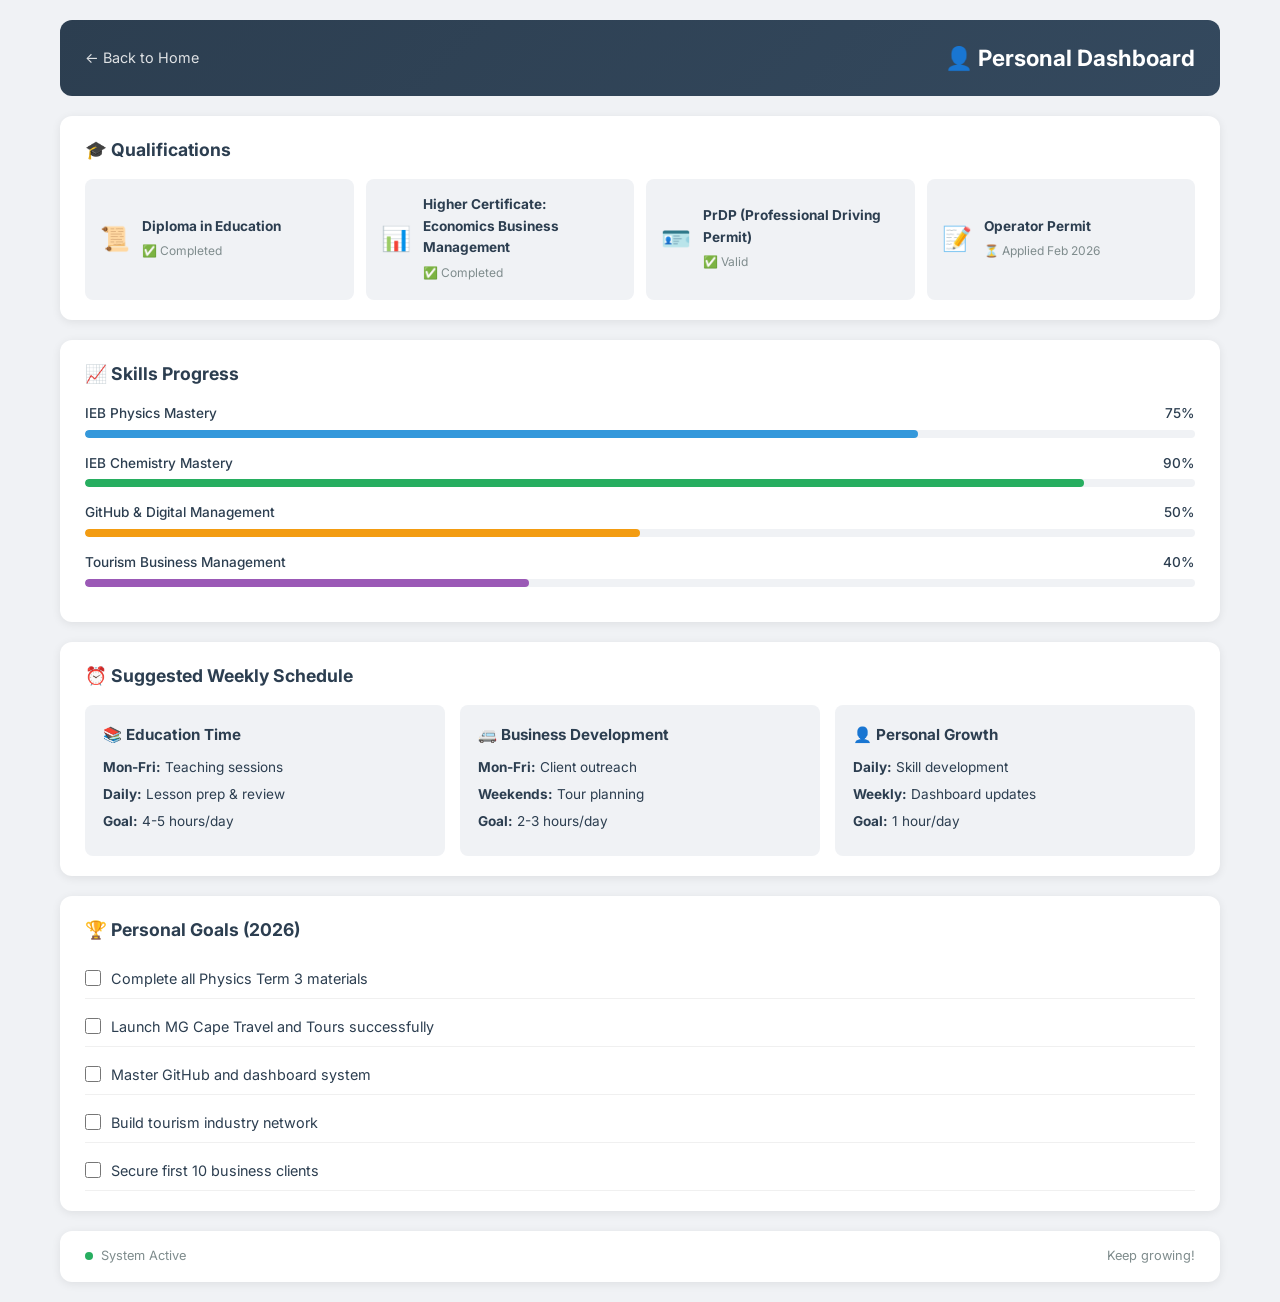
<file: docs/pages/dashboard-personal.html>
<!DOCTYPE html>
<html lang="en">
<head>
    <meta charset="UTF-8">
    <meta name="viewport" content="width=device-width, initial-scale=1.0">
    <title>Personal Dashboard - Professor Zakeyo</title>
    <link rel="stylesheet" href="../assets/css/dashboard.css">
    <link rel="stylesheet" href="../assets/css/page.css">
    <link href="https://fonts.googleapis.com/css2?family=Inter:wght@300;400;500;600;700;800&display=swap" rel="stylesheet">
</head>
<body>
    <div class="container">
        <div class="page-header">
            <a href="../index.html" class="back-link">← Back to Home</a>
            <h1>👤 Personal Dashboard</h1>
        </div>

        <!-- Qualifications -->
        <div class="dashboard-section">
            <h2>🎓 Qualifications</h2>
            <div class="status-grid">
                <div class="status-item-box">
                    <span class="status-icon">📜</span>
                    <div class="status-text">
                        <strong>Diploma in Education</strong>
                        <span>✅ Completed</span>
                    </div>
                </div>
                <div class="status-item-box">
                    <span class="status-icon">📊</span>
                    <div class="status-text">
                        <strong>Higher Certificate: Economics Business Management</strong>
                        <span>✅ Completed</span>
                    </div>
                </div>
                <div class="status-item-box">
                    <span class="status-icon">🪪</span>
                    <div class="status-text">
                        <strong>PrDP (Professional Driving Permit)</strong>
                        <span>✅ Valid</span>
                    </div>
                </div>
                <div class="status-item-box">
                    <span class="status-icon">📝</span>
                    <div class="status-text">
                        <strong>Operator Permit</strong>
                        <span>⏳ Applied Feb 2026</span>
                    </div>
                </div>
            </div>
        </div>

        <!-- Skill Development -->
        <div class="dashboard-section">
            <h2>📈 Skills Progress</h2>
            <div class="progress-item">
                <div class="progress-header">
                    <span>IEB Physics Mastery</span>
                    <span>75%</span>
                </div>
                <div class="progress-bar">
                    <div class="progress-fill blue" data-width="75%" style="width: 75%;"></div>
                </div>
            </div>
            <div class="progress-item">
                <div class="progress-header">
                    <span>IEB Chemistry Mastery</span>
                    <span>90%</span>
                </div>
                <div class="progress-bar">
                    <div class="progress-fill green" data-width="90%" style="width: 90%;"></div>
                </div>
            </div>
            <div class="progress-item">
                <div class="progress-header">
                    <span>GitHub & Digital Management</span>
                    <span>50%</span>
                </div>
                <div class="progress-bar">
                    <div class="progress-fill orange" data-width="50%" style="width: 50%;"></div>
                </div>
            </div>
            <div class="progress-item">
                <div class="progress-header">
                    <span>Tourism Business Management</span>
                    <span>40%</span>
                </div>
                <div class="progress-bar">
                    <div class="progress-fill purple" data-width="40%" style="width: 40%;"></div>
                </div>
            </div>
        </div>

        <!-- Daily/Weekly Structure -->
        <div class="dashboard-section">
            <h2>⏰ Suggested Weekly Schedule</h2>
            <div class="info-grid">
                <div class="info-card">
                    <h3>📚 Education Time</h3>
                    <p><strong>Mon-Fri:</strong> Teaching sessions</p>
                    <p><strong>Daily:</strong> Lesson prep & review</p>
                    <p><strong>Goal:</strong> 4-5 hours/day</p>
                </div>
                <div class="info-card">
                    <h3>🚐 Business Development</h3>
                    <p><strong>Mon-Fri:</strong> Client outreach</p>
                    <p><strong>Weekends:</strong> Tour planning</p>
                    <p><strong>Goal:</strong> 2-3 hours/day</p>
                </div>
                <div class="info-card">
                    <h3>👤 Personal Growth</h3>
                    <p><strong>Daily:</strong> Skill development</p>
                    <p><strong>Weekly:</strong> Dashboard updates</p>
                    <p><strong>Goal:</strong> 1 hour/day</p>
                </div>
            </div>
        </div>

        <!-- Goals -->
        <div class="dashboard-section">
            <h2>🏆 Personal Goals (2026)</h2>
            <ul class="todo-list">
                <li class="todo-item">
                    <label><input type="checkbox" id="per-1"> <span class="todo-text">Complete all Physics Term 3 materials</span></label>
                </li>
                <li class="todo-item">
                    <label><input type="checkbox" id="per-2"> <span class="todo-text">Launch MG Cape Travel and Tours successfully</span></label>
                </li>
                <li class="todo-item">
                    <label><input type="checkbox" id="per-3"> <span class="todo-text">Master GitHub and dashboard system</span></label>
                </li>
                <li class="todo-item">
                    <label><input type="checkbox" id="per-4"> <span class="todo-text">Build tourism industry network</span></label>
                </li>
                <li class="todo-item">
                    <label><input type="checkbox" id="per-5"> <span class="todo-text">Secure first 10 business clients</span></label>
                </li>
            </ul>
        </div>

        <footer class="status-bar">
            <div class="status-item">
                <span class="status-dot green"></span>
                <span>System Active</span>
            </div>
            <div class="status-item">
                <span>Keep growing!</span>
            </div>
        </footer>
    </div>
    <script src="../assets/js/dashboard.js"></script>
</body>
</html>
</file>
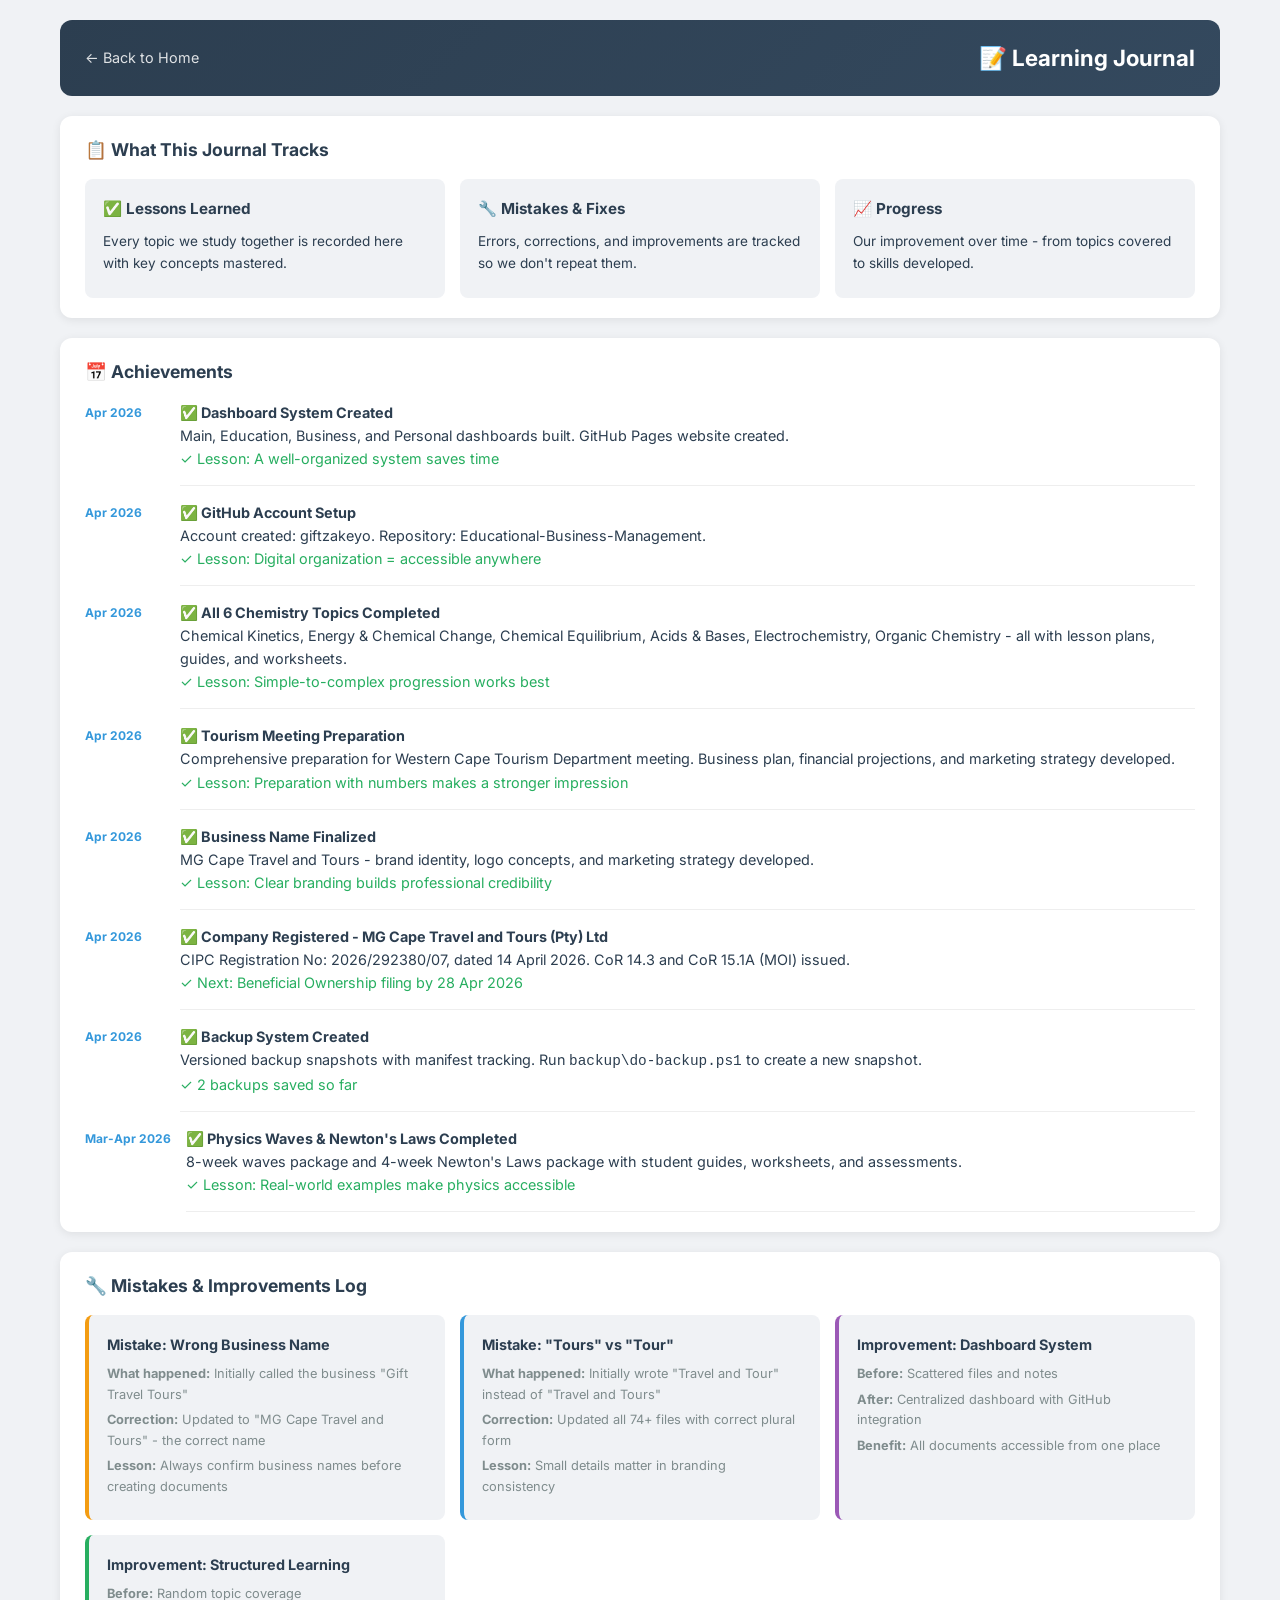
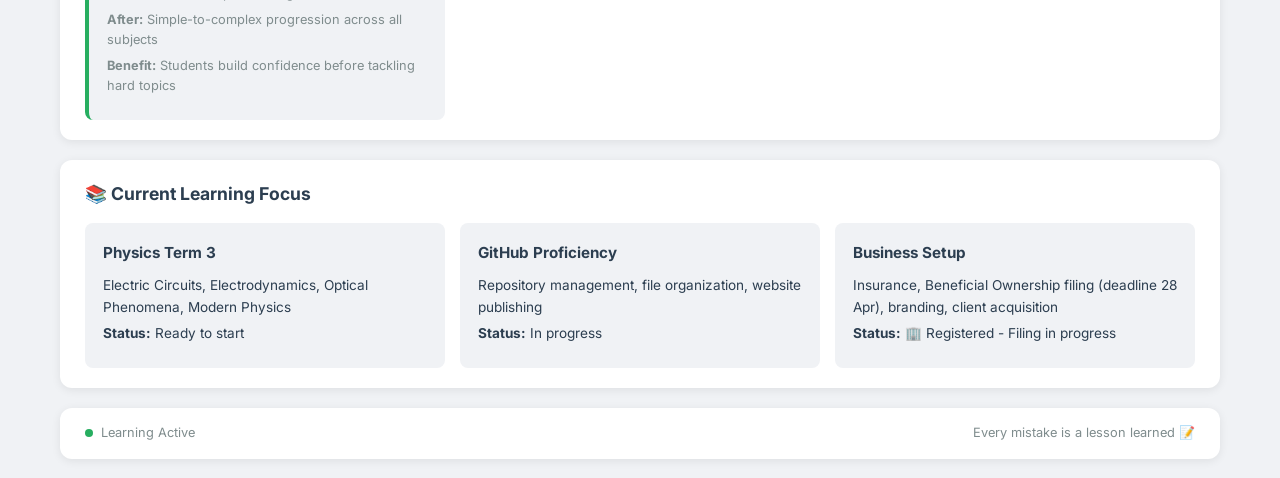
<file: docs/pages/learning-journal.html>
<!DOCTYPE html>
<html lang="en">
<head>
    <meta charset="UTF-8">
    <meta name="viewport" content="width=device-width, initial-scale=1.0">
    <title>Learning Journal - Professor Zakeyo</title>
    <link rel="stylesheet" href="../assets/css/dashboard.css">
    <link rel="stylesheet" href="../assets/css/page.css">
    <link href="https://fonts.googleapis.com/css2?family=Inter:wght@300;400;500;600;700;800&display=swap" rel="stylesheet">
</head>
<body>
    <div class="container">
        <div class="page-header">
            <a href="../index.html" class="back-link">← Back to Home</a>
            <h1>📝 Learning Journal</h1>
        </div>

        <div class="dashboard-section">
            <h2>📋 What This Journal Tracks</h2>
            <div class="info-grid">
                <div class="info-card">
                    <h3>✅ Lessons Learned</h3>
                    <p>Every topic we study together is recorded here with key concepts mastered.</p>
                </div>
                <div class="info-card">
                    <h3>🔧 Mistakes & Fixes</h3>
                    <p>Errors, corrections, and improvements are tracked so we don't repeat them.</p>
                </div>
                <div class="info-card" style="border-left-color: var(--accent-green);">
                    <h3>📈 Progress</h3>
                    <p>Our improvement over time - from topics covered to skills developed.</p>
                </div>
            </div>
        </div>

        <!-- Entry for Chemistry Completion -->
        <div class="dashboard-section">
            <h2>📅 Achievements</h2>
            <div class="timeline">
                <div class="timeline-item">
                    <div class="timeline-date">Apr 2026</div>
                    <div class="timeline-content">
                        <strong>✅ Dashboard System Created</strong><br>
                        Main, Education, Business, and Personal dashboards built. GitHub Pages website created.<br>
                        <span style="color: #27ae60;">✓ Lesson: A well-organized system saves time</span>
                    </div>
                </div>
                <div class="timeline-item">
                    <div class="timeline-date">Apr 2026</div>
                    <div class="timeline-content">
                        <strong>✅ GitHub Account Setup</strong><br>
                        Account created: giftzakeyo. Repository: Educational-Business-Management.<br>
                        <span style="color: #27ae60;">✓ Lesson: Digital organization = accessible anywhere</span>
                    </div>
                </div>
                <div class="timeline-item">
                    <div class="timeline-date">Apr 2026</div>
                    <div class="timeline-content">
                        <strong>✅ All 6 Chemistry Topics Completed</strong><br>
                        Chemical Kinetics, Energy & Chemical Change, Chemical Equilibrium, Acids & Bases, Electrochemistry, Organic Chemistry - all with lesson plans, guides, and worksheets.<br>
                        <span style="color: #27ae60;">✓ Lesson: Simple-to-complex progression works best</span>
                    </div>
                </div>
                <div class="timeline-item">
                    <div class="timeline-date">Apr 2026</div>
                    <div class="timeline-content">
                        <strong>✅ Tourism Meeting Preparation</strong><br>
                        Comprehensive preparation for Western Cape Tourism Department meeting. Business plan, financial projections, and marketing strategy developed.<br>
                        <span style="color: #27ae60;">✓ Lesson: Preparation with numbers makes a stronger impression</span>
                    </div>
                </div>
                <div class="timeline-item">
                    <div class="timeline-date">Apr 2026</div>
                    <div class="timeline-content">
                        <strong>✅ Business Name Finalized</strong><br>
                        MG Cape Travel and Tours - brand identity, logo concepts, and marketing strategy developed.<br>
                        <span style="color: #27ae60;">✓ Lesson: Clear branding builds professional credibility</span>
                    </div>
                </div>
                <div class="timeline-item">
                    <div class="timeline-date">Apr 2026</div>
                    <div class="timeline-content">
                        <strong>✅ Company Registered - MG Cape Travel and Tours (Pty) Ltd</strong><br>
                        CIPC Registration No: 2026/292380/07, dated 14 April 2026. CoR 14.3 and CoR 15.1A (MOI) issued.<br>
                        <span style="color: #27ae60;">✓ Next: Beneficial Ownership filing by 28 Apr 2026</span>
                    </div>
                </div>
                <div class="timeline-item">
                    <div class="timeline-date">Apr 2026</div>
                    <div class="timeline-content">
                        <strong>✅ Backup System Created</strong><br>
                        Versioned backup snapshots with manifest tracking. Run <code>backup\do-backup.ps1</code> to create a new snapshot.<br>
                        <span style="color: #27ae60;">✓ 2 backups saved so far</span>
                    </div>
                </div>
                <div class="timeline-item">
                    <div class="timeline-date">Mar-Apr 2026</div>
                    <div class="timeline-content">
                        <strong>✅ Physics Waves & Newton's Laws Completed</strong><br>
                        8-week waves package and 4-week Newton's Laws package with student guides, worksheets, and assessments.<br>
                        <span style="color: #27ae60;">✓ Lesson: Real-world examples make physics accessible</span>
                    </div>
                </div>
            </div>
        </div>

        <!-- Mistakes and Improvements -->
        <div class="dashboard-section">
            <h2>🔧 Mistakes & Improvements Log</h2>
            <div class="journal-grid">
                <div class="journal-card">
                    <h3>Mistake: Wrong Business Name</h3>
                    <p><strong>What happened:</strong> Initially called the business "Gift Travel Tours"</p>
                    <p><strong>Correction:</strong> Updated to "MG Cape Travel and Tours" - the correct name</p>
                    <p><strong>Lesson:</strong> Always confirm business names before creating documents</p>
                </div>
                <div class="journal-card" style="border-left-color: var(--accent-blue);">
                    <h3>Mistake: "Tours" vs "Tour"</h3>
                    <p><strong>What happened:</strong> Initially wrote "Travel and Tour" instead of "Travel and Tours"</p>
                    <p><strong>Correction:</strong> Updated all 74+ files with correct plural form</p>
                    <p><strong>Lesson:</strong> Small details matter in branding consistency</p>
                </div>
                <div class="journal-card" style="border-left-color: var(--accent-purple);">
                    <h3>Improvement: Dashboard System</h3>
                    <p><strong>Before:</strong> Scattered files and notes</p>
                    <p><strong>After:</strong> Centralized dashboard with GitHub integration</p>
                    <p><strong>Benefit:</strong> All documents accessible from one place</p>
                </div>
                <div class="journal-card" style="border-left-color: var(--accent-green);">
                    <h3>Improvement: Structured Learning</h3>
                    <p><strong>Before:</strong> Random topic coverage</p>
                    <p><strong>After:</strong> Simple-to-complex progression across all subjects</p>
                    <p><strong>Benefit:</strong> Students build confidence before tackling hard topics</p>
                </div>
            </div>
        </div>

        <!-- What We're Learning -->
        <div class="dashboard-section">
            <h2>📚 Current Learning Focus</h2>
            <div class="info-grid">
                <div class="info-card">
                    <h3>Physics Term 3</h3>
                    <p>Electric Circuits, Electrodynamics, Optical Phenomena, Modern Physics</p>
                    <p><strong>Status:</strong> Ready to start</p>
                </div>
                <div class="info-card">
                    <h3>GitHub Proficiency</h3>
                    <p>Repository management, file organization, website publishing</p>
                    <p><strong>Status:</strong> In progress</p>
                </div>
                <div class="info-card">
                    <h3>Business Setup</h3>
                    <p>Insurance, Beneficial Ownership filing (deadline 28 Apr), branding, client acquisition</p>
                    <p><strong>Status:</strong> 🏢 Registered - Filing in progress</p>
                </div>
            </div>
        </div>

        <footer class="status-bar">
            <div class="status-item"><span class="status-dot green"></span> Learning Active</div>
            <div class="status-item">Every mistake is a lesson learned 📝</div>
        </footer>
    </div>
    <script src="../assets/js/dashboard.js"></script>
</body>
</html>
</file>
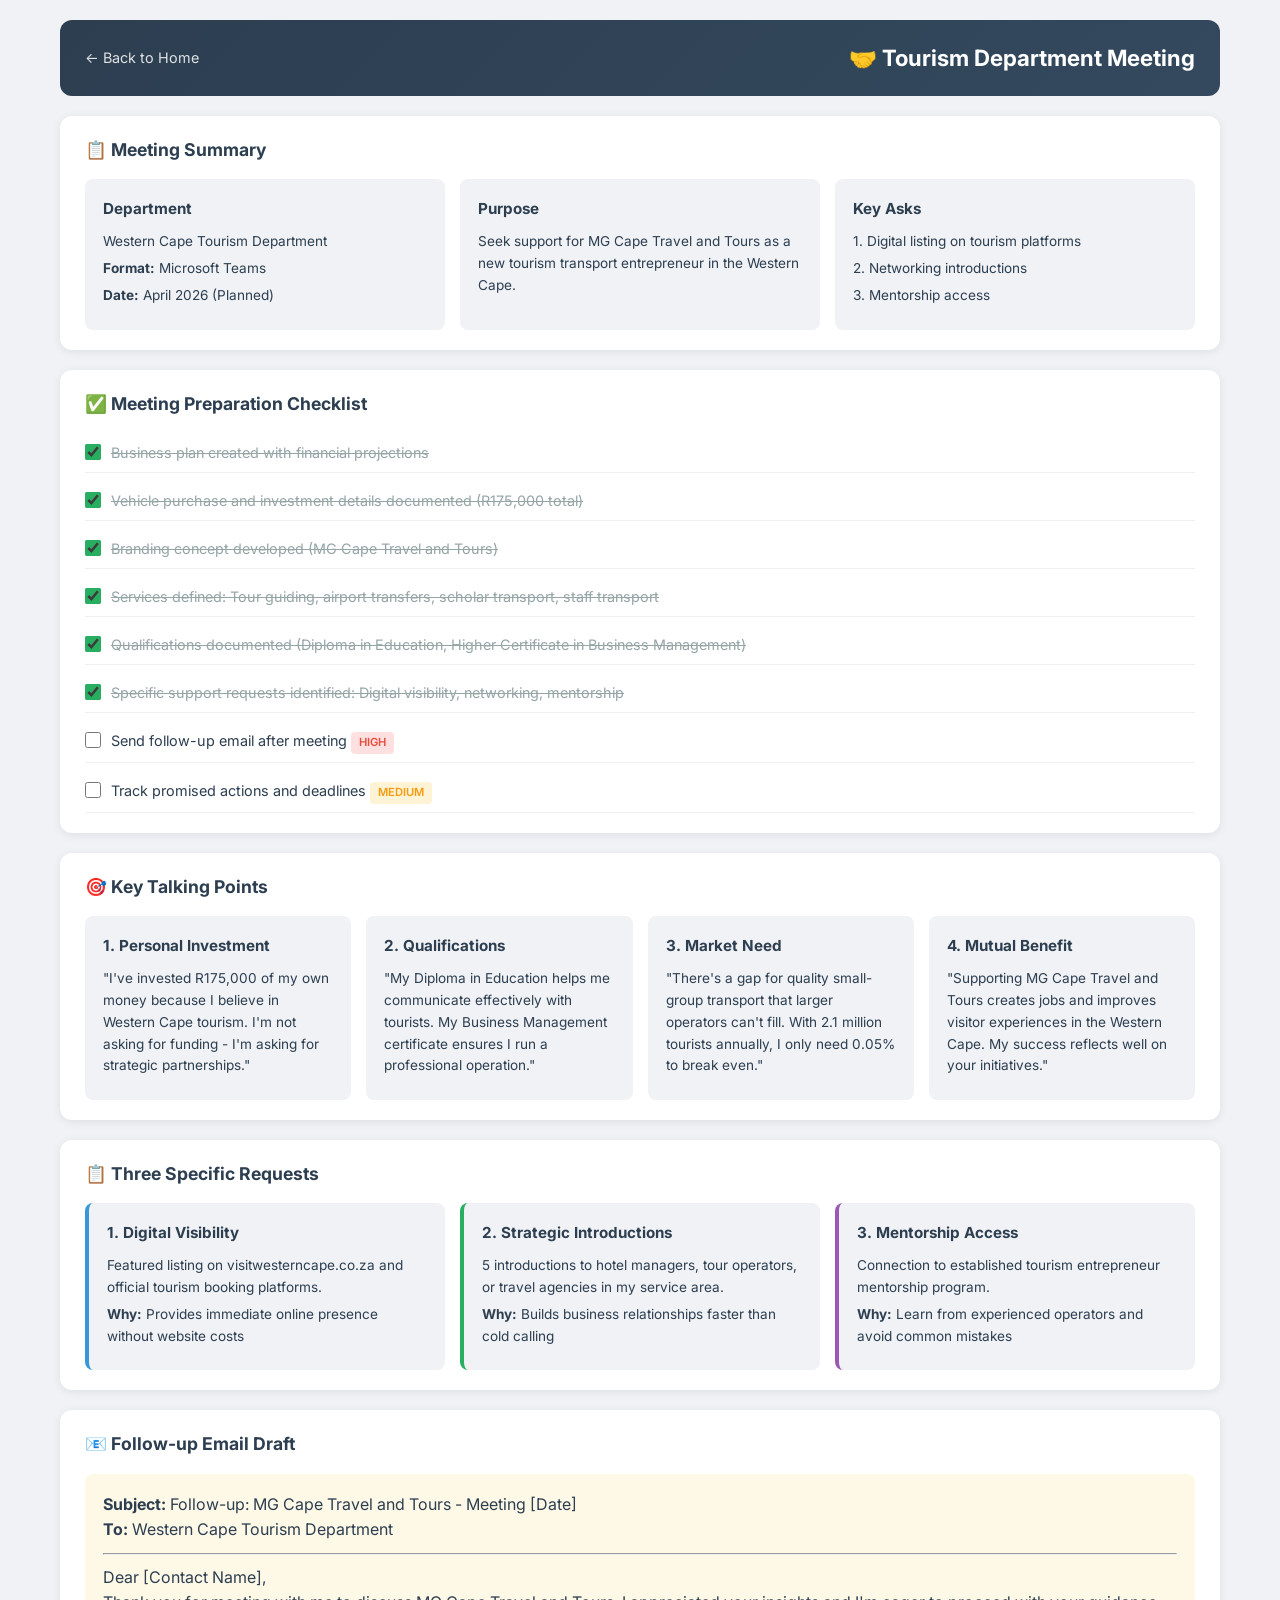
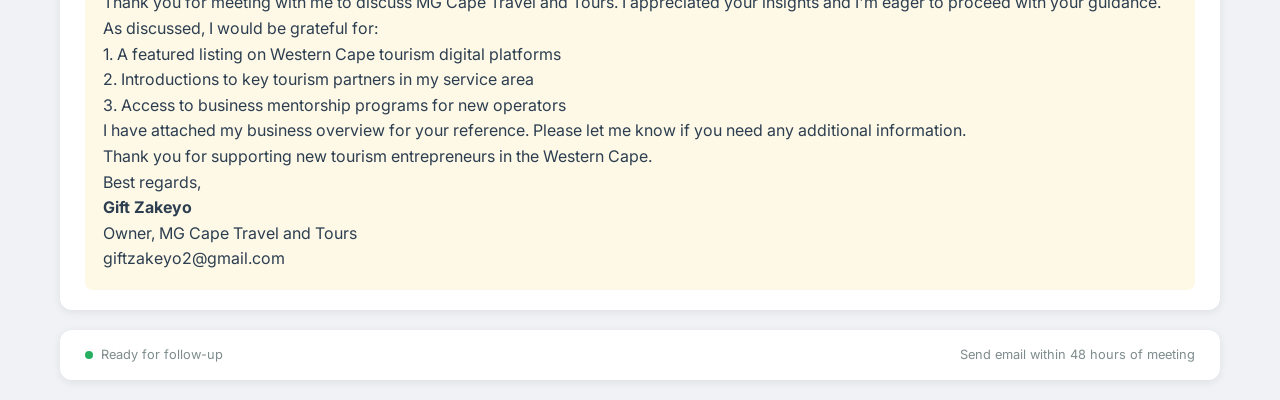
<file: docs/pages/tourism-meeting.html>
<!DOCTYPE html>
<html lang="en">
<head>
    <meta charset="UTF-8">
    <meta name="viewport" content="width=device-width, initial-scale=1.0">
    <title>Tourism Meeting - Professor Zakeyo</title>
    <link rel="stylesheet" href="../assets/css/dashboard.css">
    <link rel="stylesheet" href="../assets/css/page.css">
    <link href="https://fonts.googleapis.com/css2?family=Inter:wght@300;400;500;600;700;800&display=swap" rel="stylesheet">
</head>
<body>
    <div class="container">
        <div class="page-header">
            <a href="../index.html" class="back-link">← Back to Home</a>
            <h1>🤝 Tourism Department Meeting</h1>
        </div>

        <!-- Meeting Recap -->
        <div class="dashboard-section">
            <h2>📋 Meeting Summary</h2>
            <div class="info-grid">
                <div class="info-card">
                    <h3>Department</h3>
                    <p>Western Cape Tourism Department</p>
                    <p><strong>Format:</strong> Microsoft Teams</p>
                    <p><strong>Date:</strong> April 2026 (Planned)</p>
                </div>
                <div class="info-card">
                    <h3>Purpose</h3>
                    <p>Seek support for MG Cape Travel and Tours as a new tourism transport entrepreneur in the Western Cape.</p>
                </div>
                <div class="info-card">
                    <h3>Key Asks</h3>
                    <p>1. Digital listing on tourism platforms</p>
                    <p>2. Networking introductions</p>
                    <p>3. Mentorship access</p>
                </div>
            </div>
        </div>

        <!-- Preparation Checklist -->
        <div class="dashboard-section">
            <h2>✅ Meeting Preparation Checklist</h2>
            <ul class="todo-list">
                <li class="todo-item">
                    <label><input type="checkbox" id="mtg-1" checked> <span class="todo-text" style="text-decoration: line-through; color: #95a5a6;">Business plan created with financial projections</span></label>
                </li>
                <li class="todo-item">
                    <label><input type="checkbox" id="mtg-2" checked> <span class="todo-text" style="text-decoration: line-through; color: #95a5a6;">Vehicle purchase and investment details documented (R175,000 total)</span></label>
                </li>
                <li class="todo-item">
                    <label><input type="checkbox" id="mtg-3" checked> <span class="todo-text" style="text-decoration: line-through; color: #95a5a6;">Branding concept developed (MG Cape Travel and Tours)</span></label>
                </li>
                <li class="todo-item">
                    <label><input type="checkbox" id="mtg-4" checked> <span class="todo-text" style="text-decoration: line-through; color: #95a5a6;">Services defined: Tour guiding, airport transfers, scholar transport, staff transport</span></label>
                </li>
                <li class="todo-item">
                    <label><input type="checkbox" id="mtg-5" checked> <span class="todo-text" style="text-decoration: line-through; color: #95a5a6;">Qualifications documented (Diploma in Education, Higher Certificate in Business Management)</span></label>
                </li>
                <li class="todo-item">
                    <label><input type="checkbox" id="mtg-6" checked> <span class="todo-text" style="text-decoration: line-through; color: #95a5a6;">Specific support requests identified: Digital visibility, networking, mentorship</span></label>
                </li>
                <li class="todo-item">
                    <label><input type="checkbox" id="mtg-7"> <span class="todo-text">Send follow-up email after meeting <span class="priority high">High</span></span></label>
                </li>
                <li class="todo-item">
                    <label><input type="checkbox" id="mtg-8"> <span class="todo-text">Track promised actions and deadlines <span class="priority medium">Medium</span></span></label>
                </li>
            </ul>
        </div>

        <!-- Key Points to Make -->
        <div class="dashboard-section">
            <h2>🎯 Key Talking Points</h2>
            <div class="info-grid">
                <div class="info-card">
                    <h3>1. Personal Investment</h3>
                    <p>"I've invested R175,000 of my own money because I believe in Western Cape tourism. I'm not asking for funding - I'm asking for strategic partnerships."</p>
                </div>
                <div class="info-card">
                    <h3>2. Qualifications</h3>
                    <p>"My Diploma in Education helps me communicate effectively with tourists. My Business Management certificate ensures I run a professional operation."</p>
                </div>
                <div class="info-card">
                    <h3>3. Market Need</h3>
                    <p>"There's a gap for quality small-group transport that larger operators can't fill. With 2.1 million tourists annually, I only need 0.05% to break even."</p>
                </div>
                <div class="info-card">
                    <h3>4. Mutual Benefit</h3>
                    <p>"Supporting MG Cape Travel and Tours creates jobs and improves visitor experiences in the Western Cape. My success reflects well on your initiatives."</p>
                </div>
            </div>
        </div>

        <!-- Specific Asks -->
        <div class="dashboard-section">
            <h2>📋 Three Specific Requests</h2>
            <div class="info-grid">
                <div class="info-card" style="border-left: 4px solid var(--accent-blue);">
                    <h3>1. Digital Visibility</h3>
                    <p>Featured listing on visitwesterncape.co.za and official tourism booking platforms.</p>
                    <p><strong>Why:</strong> Provides immediate online presence without website costs</p>
                </div>
                <div class="info-card" style="border-left: 4px solid var(--accent-green);">
                    <h3>2. Strategic Introductions</h3>
                    <p>5 introductions to hotel managers, tour operators, or travel agencies in my service area.</p>
                    <p><strong>Why:</strong> Builds business relationships faster than cold calling</p>
                </div>
                <div class="info-card" style="border-left: 4px solid var(--accent-purple);">
                    <h3>3. Mentorship Access</h3>
                    <p>Connection to established tourism entrepreneur mentorship program.</p>
                    <p><strong>Why:</strong> Learn from experienced operators and avoid common mistakes</p>
                </div>
            </div>
        </div>

        <!-- Follow-up Email Draft -->
        <div class="dashboard-section">
            <h2>📧 Follow-up Email Draft</h2>
            <div class="entry-card" style="background: #fef9e7; border-radius: 8px; padding: 18px;">
                <p><strong>Subject:</strong> Follow-up: MG Cape Travel and Tours - Meeting [Date]</p>
                <p><strong>To:</strong> Western Cape Tourism Department</p>
                <hr style="margin: 10px 0;">
                <p>Dear [Contact Name],</p>
                <p>Thank you for meeting with me to discuss MG Cape Travel and Tours. I appreciated your insights and I'm eager to proceed with your guidance.</p>
                <p>As discussed, I would be grateful for:</p>
                <p>1. A featured listing on Western Cape tourism digital platforms<br>
                2. Introductions to key tourism partners in my service area<br>
                3. Access to business mentorship programs for new operators</p>
                <p>I have attached my business overview for your reference. Please let me know if you need any additional information.</p>
                <p>Thank you for supporting new tourism entrepreneurs in the Western Cape.</p>
                <p>Best regards,<br>
                <strong>Gift Zakeyo</strong><br>
                Owner, MG Cape Travel and Tours<br>
                giftzakeyo2@gmail.com</p>
            </div>
        </div>

        <footer class="status-bar">
            <div class="status-item"><span class="status-dot green"></span> Ready for follow-up</div>
            <div class="status-item">Send email within 48 hours of meeting</div>
        </footer>
    </div>
    <script src="../assets/js/dashboard.js"></script>
</body>
</html>
</file>
<file: docs/assets/css/dashboard.css>
/* ==========================================
   PROFESSOR ZAKEYO DASHBOARD - Main Styles
   Zero budget, fully responsive
   ========================================== */

/* Reset & Base */
* {
    margin: 0;
    padding: 0;
    box-sizing: border-box;
}

:root {
    --primary: #2c3e50;
    --primary-light: #34495e;
    --accent-blue: #3498db;
    --accent-green: #27ae60;
    --accent-orange: #f39c12;
    --accent-purple: #9b59b6;
    --bg: #f0f2f5;
    --card-bg: #ffffff;
    --text: #2c3e50;
    --text-light: #7f8c8d;
    --shadow: 0 2px 10px rgba(0,0,0,0.08);
    --shadow-hover: 0 5px 20px rgba(0,0,0,0.12);
    --radius: 12px;
    --transition: all 0.3s ease;
}

body {
    font-family: 'Inter', -apple-system, BlinkMacSystemFont, sans-serif;
    background: var(--bg);
    color: var(--text);
    line-height: 1.6;
    min-height: 100vh;
}

.container {
    max-width: 1200px;
    margin: 0 auto;
    padding: 20px;
}

/* Header */
.header {
    background: linear-gradient(135deg, var(--primary) 0%, var(--primary-light) 100%);
    color: white;
    border-radius: var(--radius);
    padding: 24px 30px;
    margin-bottom: 20px;
    box-shadow: var(--shadow);
}

.header-content {
    display: flex;
    justify-content: space-between;
    align-items: center;
    flex-wrap: wrap;
    gap: 15px;
}

.logo-area {
    display: flex;
    align-items: center;
    gap: 15px;
}

.logo-icon {
    font-size: 2.5rem;
    line-height: 1;
}

.logo-area h1 {
    font-size: 1.6rem;
    font-weight: 700;
    margin: 0;
}

.subtitle {
    font-size: 0.85rem;
    opacity: 0.85;
    margin-top: 2px;
}

.user-badge {
    background: rgba(255,255,255,0.2);
    padding: 6px 16px;
    border-radius: 20px;
    font-weight: 600;
    font-size: 0.9rem;
}

.date-badge {
    background: rgba(255,255,255,0.15);
    padding: 6px 14px;
    border-radius: 20px;
    font-size: 0.85rem;
}

/* Quick Stats */
.quick-stats {
    display: grid;
    grid-template-columns: repeat(auto-fit, minmax(200px, 1fr));
    gap: 15px;
    margin-bottom: 20px;
}

.stat-card {
    background: var(--card-bg);
    border-radius: var(--radius);
    padding: 20px;
    display: flex;
    align-items: center;
    gap: 15px;
    box-shadow: var(--shadow);
    transition: var(--transition);
    border-left: 4px solid var(--accent-blue);
}

.stat-card:hover {
    transform: translateY(-2px);
    box-shadow: var(--shadow-hover);
}

.stat-card.education { border-left-color: var(--accent-blue); }
.stat-card.business { border-left-color: var(--accent-green); }
.stat-card.personal { border-left-color: var(--accent-purple); }
.stat-card.achievement { border-left-color: var(--accent-orange); }

.stat-icon {
    font-size: 2rem;
    width: 50px;
    height: 50px;
    display: flex;
    align-items: center;
    justify-content: center;
    background: var(--bg);
    border-radius: 10px;
}

.stat-content {
    display: flex;
    flex-direction: column;
}

.stat-value {
    font-size: 1.5rem;
    font-weight: 800;
    color: var(--primary);
}

.stat-label {
    font-size: 0.8rem;
    color: var(--text-light);
    font-weight: 500;
}

/* Navigation Cards */
.nav-cards {
    display: grid;
    grid-template-columns: repeat(auto-fit, minmax(240px, 1fr));
    gap: 15px;
    margin-bottom: 20px;
}

.nav-card {
    background: var(--card-bg);
    border-radius: var(--radius);
    padding: 25px;
    text-decoration: none;
    color: var(--text);
    box-shadow: var(--shadow);
    transition: var(--transition);
    display: flex;
    flex-direction: column;
    align-items: center;
    text-align: center;
    gap: 8px;
    border-bottom: 4px solid transparent;
}

.nav-card:hover {
    transform: translateY(-3px);
    box-shadow: var(--shadow-hover);
}

.nav-card.main { border-bottom-color: var(--primary); }
.nav-card.education-card { border-bottom-color: var(--accent-blue); }
.nav-card.business-card { border-bottom-color: var(--accent-green); }
.nav-card.personal-card { border-bottom-color: var(--accent-purple); }

.nav-icon {
    font-size: 2.5rem;
}

.nav-title {
    font-size: 1.15rem;
    font-weight: 700;
}

.nav-desc {
    font-size: 0.8rem;
    color: var(--text-light);
}

/* Quick Actions */
.quick-actions {
    background: var(--card-bg);
    border-radius: var(--radius);
    padding: 20px 25px;
    box-shadow: var(--shadow);
    margin-bottom: 20px;
}

.quick-actions h2 {
    font-size: 1.1rem;
    margin-bottom: 15px;
    color: var(--primary);
}

.action-grid {
    display: grid;
    grid-template-columns: repeat(auto-fit, minmax(200px, 1fr));
    gap: 10px;
}

.action-btn {
    background: var(--bg);
    border: none;
    border-radius: 8px;
    padding: 12px 15px;
    cursor: pointer;
    transition: var(--transition);
    font-size: 0.9rem;
    font-weight: 500;
    color: var(--text);
    text-align: left;
    display: flex;
    align-items: center;
    gap: 10px;
    font-family: inherit;
}

.action-btn:hover {
    background: var(--primary);
    color: white;
}

.action-icon {
    font-size: 1.2rem;
}

/* Activity Feed */
.activity-feed {
    background: var(--card-bg);
    border-radius: var(--radius);
    padding: 20px 25px;
    box-shadow: var(--shadow);
    margin-bottom: 20px;
}

.activity-feed h2 {
    font-size: 1.1rem;
    margin-bottom: 15px;
    color: var(--primary);
}

.activity-list {
    display: flex;
    flex-direction: column;
    gap: 10px;
}

.activity-item {
    display: flex;
    align-items: flex-start;
    gap: 12px;
    padding: 10px 0;
    border-bottom: 1px solid #eee;
}

.activity-item:last-child {
    border-bottom: none;
}

.activity-date {
    font-size: 0.75rem;
    font-weight: 700;
    color: var(--accent-blue);
    white-space: nowrap;
    min-width: 55px;
    padding-top: 2px;
}

.activity-text {
    font-size: 0.9rem;
    color: var(--text);
}

/* Journal Note */
.journal-note {
    background: linear-gradient(135deg, #fef9e7 0%, #fdebd0 100%);
    border-radius: var(--radius);
    padding: 20px 25px;
    box-shadow: var(--shadow);
    margin-bottom: 20px;
    border-left: 4px solid var(--accent-orange);
}

.journal-note h2 {
    font-size: 1.1rem;
    margin-bottom: 10px;
    color: var(--accent-orange);
}

.journal-entry p {
    font-size: 0.9rem;
    margin-bottom: 8px;
}

/* Status Bar */
.status-bar {
    background: var(--card-bg);
    border-radius: var(--radius);
    padding: 15px 25px;
    box-shadow: var(--shadow);
    display: flex;
    justify-content: space-between;
    align-items: center;
    flex-wrap: wrap;
    gap: 10px;
    font-size: 0.8rem;
    color: var(--text-light);
}

.status-item {
    display: flex;
    align-items: center;
    gap: 8px;
}

.status-dot {
    width: 8px;
    height: 8px;
    border-radius: 50%;
    display: inline-block;
}

.status-dot.green {
    background: var(--accent-green);
    animation: pulse 2s infinite;
}

@keyframes pulse {
    0%, 100% { opacity: 1; }
    50% { opacity: 0.5; }
}

/* Responsive */
@media (max-width: 768px) {
    .container {
        padding: 10px;
    }
    
    .header {
        padding: 18px 20px;
    }
    
    .header-content {
        flex-direction: column;
        text-align: center;
    }
    
    .logo-area {
        flex-direction: column;
    }
    
    .logo-area h1 {
        font-size: 1.3rem;
    }
    
    .quick-stats {
        grid-template-columns: repeat(2, 1fr);
    }
    
    .nav-cards {
        grid-template-columns: 1fr;
    }
    
    .action-grid {
        grid-template-columns: 1fr;
    }
    
    .status-bar {
        flex-direction: column;
        text-align: center;
    }
}

@media (max-width: 480px) {
    .quick-stats {
        grid-template-columns: 1fr;
    }
    
    .stat-card {
        padding: 15px;
    }
}
</file>
<file: docs/assets/css/page.css>
/* ==========================================
   PROFESSOR ZAKEYO DASHBOARD - Page Styles
   ========================================== */

/* Page Header */
.page-header {
    background: linear-gradient(135deg, var(--primary) 0%, var(--primary-light) 100%);
    color: white;
    border-radius: var(--radius);
    padding: 20px 25px;
    margin-bottom: 20px;
    display: flex;
    justify-content: space-between;
    align-items: center;
    flex-wrap: wrap;
    gap: 15px;
}

.page-header h1 {
    font-size: 1.4rem;
    font-weight: 700;
}

.back-link {
    color: white;
    text-decoration: none;
    display: flex;
    align-items: center;
    gap: 5px;
    font-size: 0.9rem;
    opacity: 0.85;
    transition: var(--transition);
}

.back-link:hover {
    opacity: 1;
}

/* Dashboard Sections */
.dashboard-section {
    background: var(--card-bg);
    border-radius: var(--radius);
    padding: 20px 25px;
    box-shadow: var(--shadow);
    margin-bottom: 20px;
}

.dashboard-section h2 {
    font-size: 1.1rem;
    margin-bottom: 15px;
    color: var(--primary);
    display: flex;
    align-items: center;
    gap: 8px;
}

/* Progress Bars */
.progress-item {
    display: flex;
    flex-direction: column;
    gap: 5px;
    margin-bottom: 15px;
}

.progress-header {
    display: flex;
    justify-content: space-between;
    font-size: 0.85rem;
    font-weight: 500;
}

.progress-bar {
    height: 8px;
    background: var(--bg);
    border-radius: 4px;
    overflow: hidden;
}

.progress-fill {
    height: 100%;
    border-radius: 4px;
    transition: width 1s ease;
}

.progress-fill.blue { background: var(--accent-blue); }
.progress-fill.green { background: var(--accent-green); }
.progress-fill.orange { background: var(--accent-orange); }
.progress-fill.purple { background: var(--accent-purple); }

/* Status Grid */
.status-grid {
    display: grid;
    grid-template-columns: repeat(auto-fit, minmax(180px, 1fr));
    gap: 12px;
}

.status-item-box {
    background: var(--bg);
    border-radius: 8px;
    padding: 15px;
    display: flex;
    align-items: center;
    gap: 12px;
}

.status-icon {
    font-size: 1.5rem;
}

.status-text strong {
    display: block;
    font-size: 0.85rem;
}

.status-text span {
    font-size: 0.75rem;
    color: var(--text-light);
}

/* Todo List */
.todo-list {
    list-style: none;
    display: flex;
    flex-direction: column;
    gap: 8px;
}

.todo-item {
    display: flex;
    align-items: flex-start;
    gap: 10px;
    padding: 8px 0;
    border-bottom: 1px solid #f0f0f0;
}

.todo-item label {
    display: flex;
    align-items: flex-start;
    gap: 10px;
    cursor: pointer;
    flex: 1;
}

.todo-item input[type="checkbox"] {
    margin-top: 3px;
    width: 16px;
    height: 16px;
    accent-color: var(--accent-green);
}

.todo-text {
    font-size: 0.9rem;
}

/* Priority Tags */
.priority {
    display: inline-block;
    padding: 2px 8px;
    border-radius: 4px;
    font-size: 0.7rem;
    font-weight: 600;
    text-transform: uppercase;
}

.priority.high { background: #ffe0e0; color: #e74c3c; }
.priority.medium { background: #fff3d6; color: #f39c12; }
.priority.low { background: #d4f5d4; color: #27ae60; }

/* Info Cards */
.info-grid {
    display: grid;
    grid-template-columns: repeat(auto-fit, minmax(250px, 1fr));
    gap: 15px;
}

.info-card {
    background: var(--bg);
    border-radius: 8px;
    padding: 18px;
}

.info-card h3 {
    font-size: 0.95rem;
    margin-bottom: 10px;
    color: var(--primary);
}

.info-card p, .info-card li {
    font-size: 0.85rem;
    margin-bottom: 5px;
    color: var(--text);
}

.info-card ul {
    list-style: none;
}

.info-card ul li {
    padding: 3px 0;
    padding-left: 16px;
    position: relative;
}

.info-card ul li:before {
    content: "•";
    position: absolute;
    left: 0;
    color: var(--accent-blue);
}

/* Resource Links */
.resource-links {
    display: grid;
    grid-template-columns: repeat(auto-fit, minmax(200px, 1fr));
    gap: 10px;
}

.resource-link {
    background: var(--bg);
    border-radius: 8px;
    padding: 15px;
    text-decoration: none;
    color: var(--text);
    display: flex;
    align-items: center;
    gap: 12px;
    transition: var(--transition);
}

.resource-link:hover {
    background: var(--primary);
    color: white;
}

.resource-link .emoji {
    font-size: 1.3rem;
}

.resource-link .name {
    font-weight: 500;
    font-size: 0.85rem;
}

/* Timeline */
.timeline {
    display: flex;
    flex-direction: column;
    gap: 15px;
}

.timeline-item {
    display: flex;
    gap: 15px;
}

.timeline-date {
    min-width: 80px;
    font-size: 0.75rem;
    font-weight: 700;
    color: var(--accent-blue);
    padding-top: 2px;
}

.timeline-content {
    flex: 1;
    padding-bottom: 15px;
    border-bottom: 1px solid #eee;
    font-size: 0.9rem;
}

/* Learning Journal */
.journal-grid {
    display: grid;
    grid-template-columns: repeat(auto-fit, minmax(280px, 1fr));
    gap: 15px;
}

.journal-card {
    background: var(--bg);
    border-radius: 8px;
    padding: 18px;
    border-left: 4px solid var(--accent-orange);
}

.journal-card h3 {
    font-size: 0.9rem;
    margin-bottom: 8px;
}

.journal-card p {
    font-size: 0.8rem;
    color: var(--text-light);
    margin-bottom: 5px;
}

/* Empty State */
.empty-state {
    text-align: center;
    padding: 40px 20px;
}

.empty-state .emoji {
    font-size: 3rem;
    margin-bottom: 15px;
}

.empty-state h3 {
    font-size: 1.1rem;
    margin-bottom: 8px;
}

.empty-state p {
    font-size: 0.85rem;
    color: var(--text-light);
}

/* Responsive for Pages */
@media (max-width: 768px) {
    .page-header {
        flex-direction: column;
        text-align: center;
    }
    
    .status-grid {
        grid-template-columns: 1fr;
    }
    
    .info-grid {
        grid-template-columns: 1fr;
    }
    
    .resource-links {
        grid-template-columns: 1fr;
    }
    
    .journal-grid {
        grid-template-columns: 1fr;
    }
}
</file>
